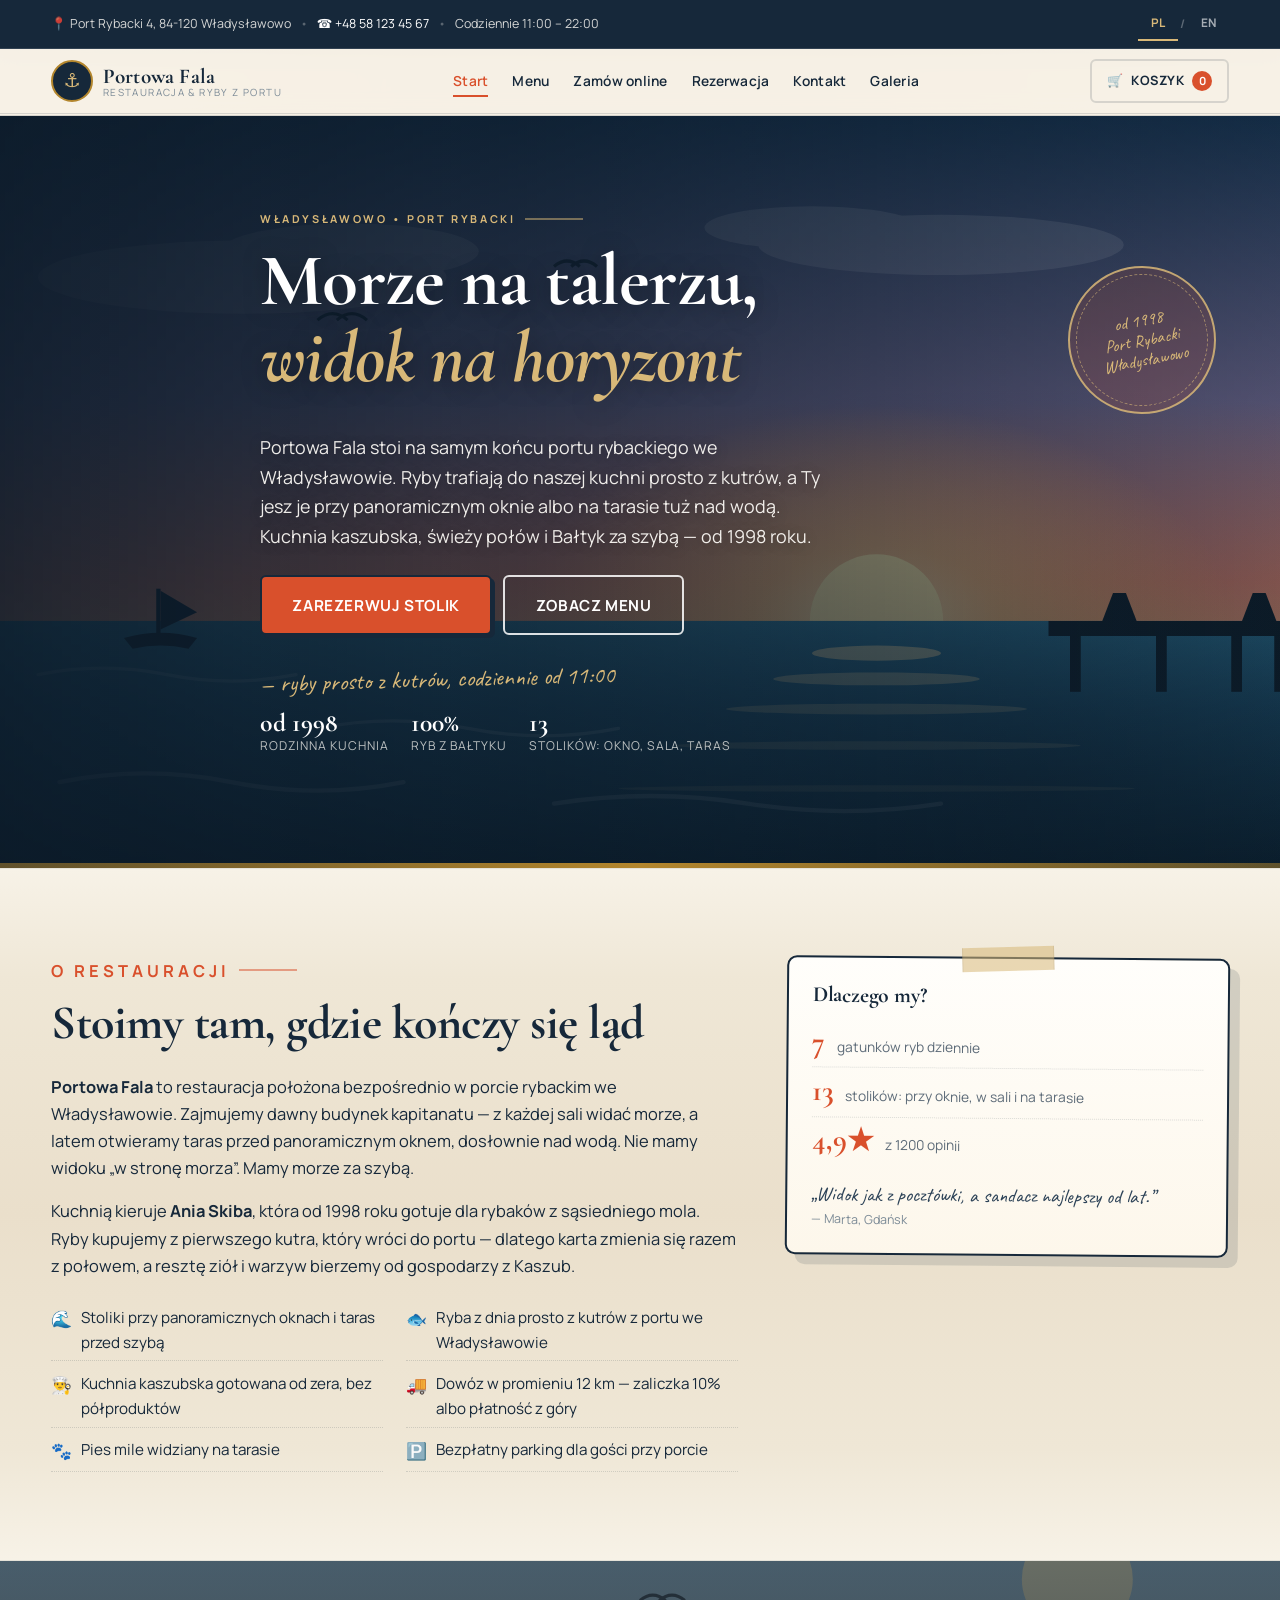
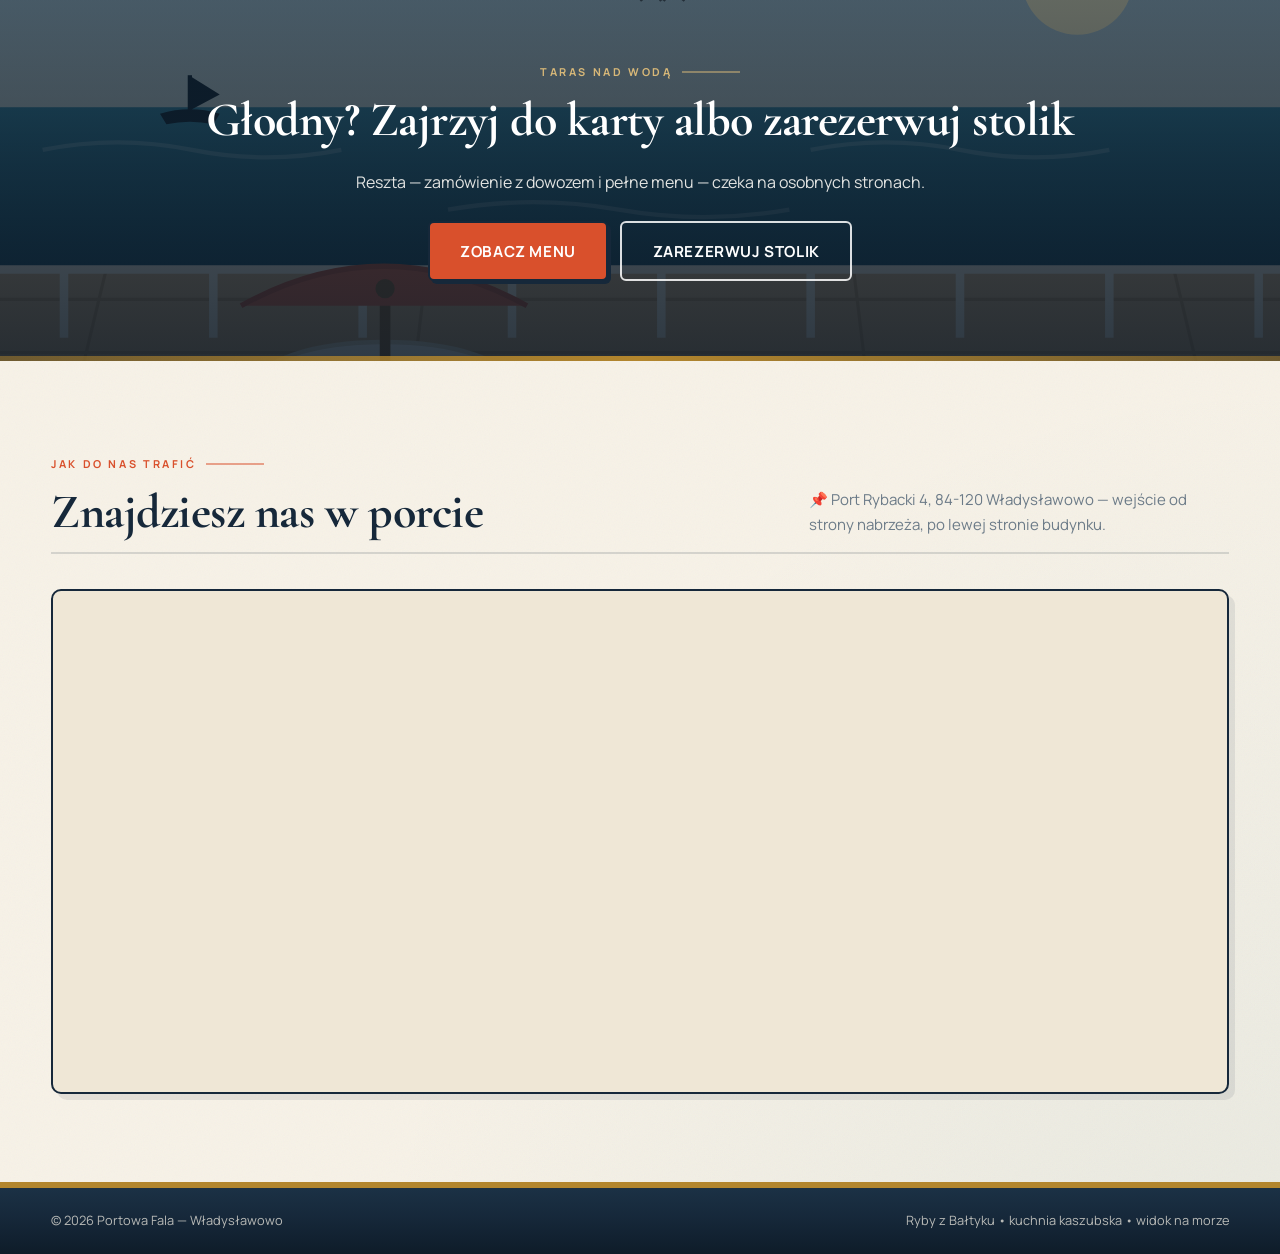
<file: index.html>
<!DOCTYPE html>
<html lang="pl">
<head>
  <meta charset="UTF-8" />
  <meta name="viewport" content="width=device-width, initial-scale=1.0, viewport-fit=cover" />
  <meta name="theme-color" content="#16283a" />
  <title>Portowa Fala — restauracja z widokiem na morze | Władysławowo</title>
  <meta name="description" content="Restauracja Portowa Fala w porcie rybackim we Władysławowie. Ryby prosto z kutrów, panoramiczne okna z widokiem na Bałtyk. Zobacz menu albo zarezerwuj stolik." />
  <link rel="preconnect" href="https://fonts.googleapis.com" />
  <link rel="preconnect" href="https://fonts.gstatic.com" crossorigin />
  <link href="https://fonts.googleapis.com/css2?family=Caveat:wght@400;600&family=Cormorant+Garamond:ital,wght@0,600;0,700;1,600&family=Manrope:wght@400;600;700&display=swap" rel="stylesheet" />
  <link rel="stylesheet" href="css/styles.css" />
</head>
<body>
  <div class="topbar">
    <div class="wrap topbar__inner">
      <div class="topbar__info">
        <span>📍 Port Rybacki 4, 84-120 Władysławowo</span>
        <span class="topbar__sep">•</span>
        <a href="tel:+48581234567">☎ +48 58 123 45 67</a>
        <span class="topbar__sep">•</span>
        <span>Codziennie 11:00 – 22:00</span>
      </div>
      <div class="lang" id="langSwitch" role="group" aria-label="Język / Language">
        <button class="lang__btn is-active" data-lang="pl" type="button">PL</button>
        <button class="lang__btn" data-lang="en" type="button">EN</button>
      </div>
    </div>
  </div>

  <header class="nav" id="nav">
    <div class="wrap nav__inner">
      <a href="index.html" class="brand">
        <span class="brand__mark" aria-hidden="true">⚓</span>
        <span class="brand__text">
          <strong>Portowa Fala</strong>
          <small>restauracja &amp; ryby z portu</small>
        </span>
      </a>
      <nav class="nav__links" id="navLinks">
        <a href="index.html" class="is-current">Start</a>
        <a href="menu.html">Menu</a>
        <a href="zamow.html">Zamów online</a>
        <a href="rezerwacja.html">Rezerwacja</a>
        <a href="kontakt.html">Kontakt</a>
        <a href="galeria.html">Galeria</a>
      </nav>
      <div class="nav__actions">
        <button class="btn btn--ghost cart-btn" id="cartBtn" type="button">
          🛒 <span class="cart-btn__label">Koszyk</span>
          <span class="badge" id="cartCount">0</span>
        </button>
        <button class="hamburger" id="hamburger" type="button" aria-label="Menu" aria-expanded="false">
          <span></span><span></span><span></span>
        </button>
      </div>
    </div>
  </header>

  <main>
<!-- HERO: opis restauracji + dwa przyciski -->
  <section class="hero hero--home">
    <img class="hero__photo" data-place="panorama" data-i18n-alt="Panorama Bałtyku widziana z tarasu restauracji Portowa Fala" alt="Panorama Bałtyku widziana z tarasu restauracji Portowa Fala" />
    <div class="hero__shade" aria-hidden="true"></div>
    <div class="stamp" aria-hidden="true">od 1998<br />Port Rybacki<br />Władysławowo</div>
    <div class="wrap hero__content">
      <p class="eyebrow eyebrow--light">Władysławowo • Port Rybacki</p>
      <h1>Morze na talerzu,<br /><span>widok na horyzont</span></h1>
      <p class="hero__lead">
        Portowa Fala stoi na samym końcu portu rybackiego we Władysławowie. Ryby trafiają do naszej
        kuchni prosto z kutrów, a Ty jesz je przy panoramicznym oknie albo na tarasie tuż nad wodą.
        Kuchnia kaszubska, świeży połów i Bałtyk za szybą — od 1998 roku.
      </p>
      <div class="hero__cta">
        <a class="btn btn--primary btn--big" href="rezerwacja.html">Zarezerwuj stolik</a>
        <a class="btn btn--outline btn--big" href="menu.html">Zobacz menu</a>
      </div>
      <p class="hand">— ryby prosto z kutrów, codziennie od 11:00</p>
      <ul class="hero__facts">
        <li><strong>od 1998</strong><span>rodzinna kuchnia</span></li>
        <li><strong>100%</strong><span>ryb z Bałtyku</span></li>
        <li><strong>13</strong><span>stolików: okno, sala, taras</span></li>
      </ul>
    </div>
  </section>

  <!-- O RESTAURACJI -->
  <section class="section section--sand" id="o-restauracji">
    <div class="wrap about">
      <div class="about__text">
        <p class="eyebrow">O restauracji</p>
        <h2>Stoimy tam, gdzie kończy się ląd</h2>
        <p data-i18n="about.p1">
          <strong>Portowa Fala</strong> to restauracja położona bezpośrednio w porcie rybackim we Władysławowie.
          Zajmujemy dawny budynek kapitanatu — z każdej sali widać morze, a latem otwieramy taras przed
          panoramicznym oknem, dosłownie nad wodą. Nie mamy widoku „w stronę morza”. Mamy morze za szybą.
        </p>
        <p data-i18n="about.p2">
          Kuchnią kieruje <strong>Ania Skiba</strong>, która od 1998 roku gotuje dla rybaków z sąsiedniego mola.
          Ryby kupujemy z pierwszego kutra, który wróci do portu — dlatego karta zmienia się razem z połowem,
          a resztę ziół i warzyw bierzemy od gospodarzy z Kaszub.
        </p>
        <ul class="about__list">
          <li><span>🌊</span> Stoliki przy panoramicznych oknach i taras przed szybą</li>
          <li><span>🐟</span> Ryba z dnia prosto z kutrów z portu we Władysławowie</li>
          <li><span>👨‍🍳</span> Kuchnia kaszubska gotowana od zera, bez półproduktów</li>
          <li><span>🚚</span> Dowóz w promieniu 12 km — zaliczka 10% albo płatność z góry</li>
          <li><span>🐾</span> Pies mile widziany na tarasie</li>
          <li><span>🅿️</span> Bezpłatny parking dla gości przy porcie</li>
        </ul>
      </div>
      <aside class="about__card">
        <h3>Dlaczego my?</h3>
        <div class="stat"><strong>7</strong><span>gatunków ryb dziennie</span></div>
        <div class="stat"><strong>13</strong><span>stolików: przy oknie, w sali i na tarasie</span></div>
        <div class="stat"><strong>4,9★</strong><span>z 1200 opinii</span></div>
        <blockquote>
          „Widok jak z pocztówki, a sandacz najlepszy od lat.”
          <cite>— Marta, Gdańsk</cite>
        </blockquote>
      </aside>
    </div>
  </section>

  <!-- PRZYCISKI na tle tarasu -->
  <section class="photo-band">
    <img class="photo-band__img" data-place="terrace"
         data-i18n-alt="Taras restauracji nad wodą" alt="Taras restauracji nad wodą" />
    <div class="photo-band__shade" aria-hidden="true"></div>
    <div class="wrap photo-band__content">
      <p class="eyebrow eyebrow--light">Taras nad wodą</p>
      <h2>Głodny? Zajrzyj do karty albo zarezerwuj stolik</h2>
      <p class="photo-band__lead">Reszta — zamówienie z dowozem i pełne menu — czeka na osobnych stronach.</p>
      <div class="actions-row actions-row--center">
        <a class="btn btn--primary btn--big" href="menu.html">Zobacz menu</a>
        <a class="btn btn--outline btn--big" href="rezerwacja.html">Zarezerwuj stolik</a>
      </div>
    </div>
  </section>

  <!-- MAPA -->
  <section class="section" id="mapa">
    <div class="wrap">
      <div class="section__head">
        <div>
          <p class="eyebrow">Jak do nas trafić</p>
          <h2>Znajdziesz nas w porcie</h2>
        </div>
        <p class="section__note">📌 Port Rybacki 4, 84-120 Władysławowo — wejście od strony nabrzeża, po lewej stronie budynku.</p>
      </div>
      <div class="map-embed map-embed--wide">
        <iframe data-map="port" title="Mapa — Portowa Fala, Port Rybacki 4, Władysławowo"
                data-i18n-title="Mapa — Portowa Fala, Port Rybacki 4, Władysławowo"
                loading="lazy" allowfullscreen referrerpolicy="no-referrer-when-downgrade"></iframe>
      </div>
    </div>
  </section>

  </main>

  <footer class="footer">
    <div class="wrap footer__inner">
      <span>© <span id="year"></span> Portowa Fala — Władysławowo</span>
      <span>Ryby z Bałtyku • kuchnia kaszubska • widok na morze</span>
    </div>
  </footer>

  <script src="js/test-agent.js" defer></script>
  <script src="js/i18n.js" defer></script>
  <script src="js/data.js" defer></script>
  <script src="js/place-images.js" defer></script>
  <script src="js/dish-images.js" defer></script>
  <script src="js/app.js" defer></script>
</body>
</html>
</file>
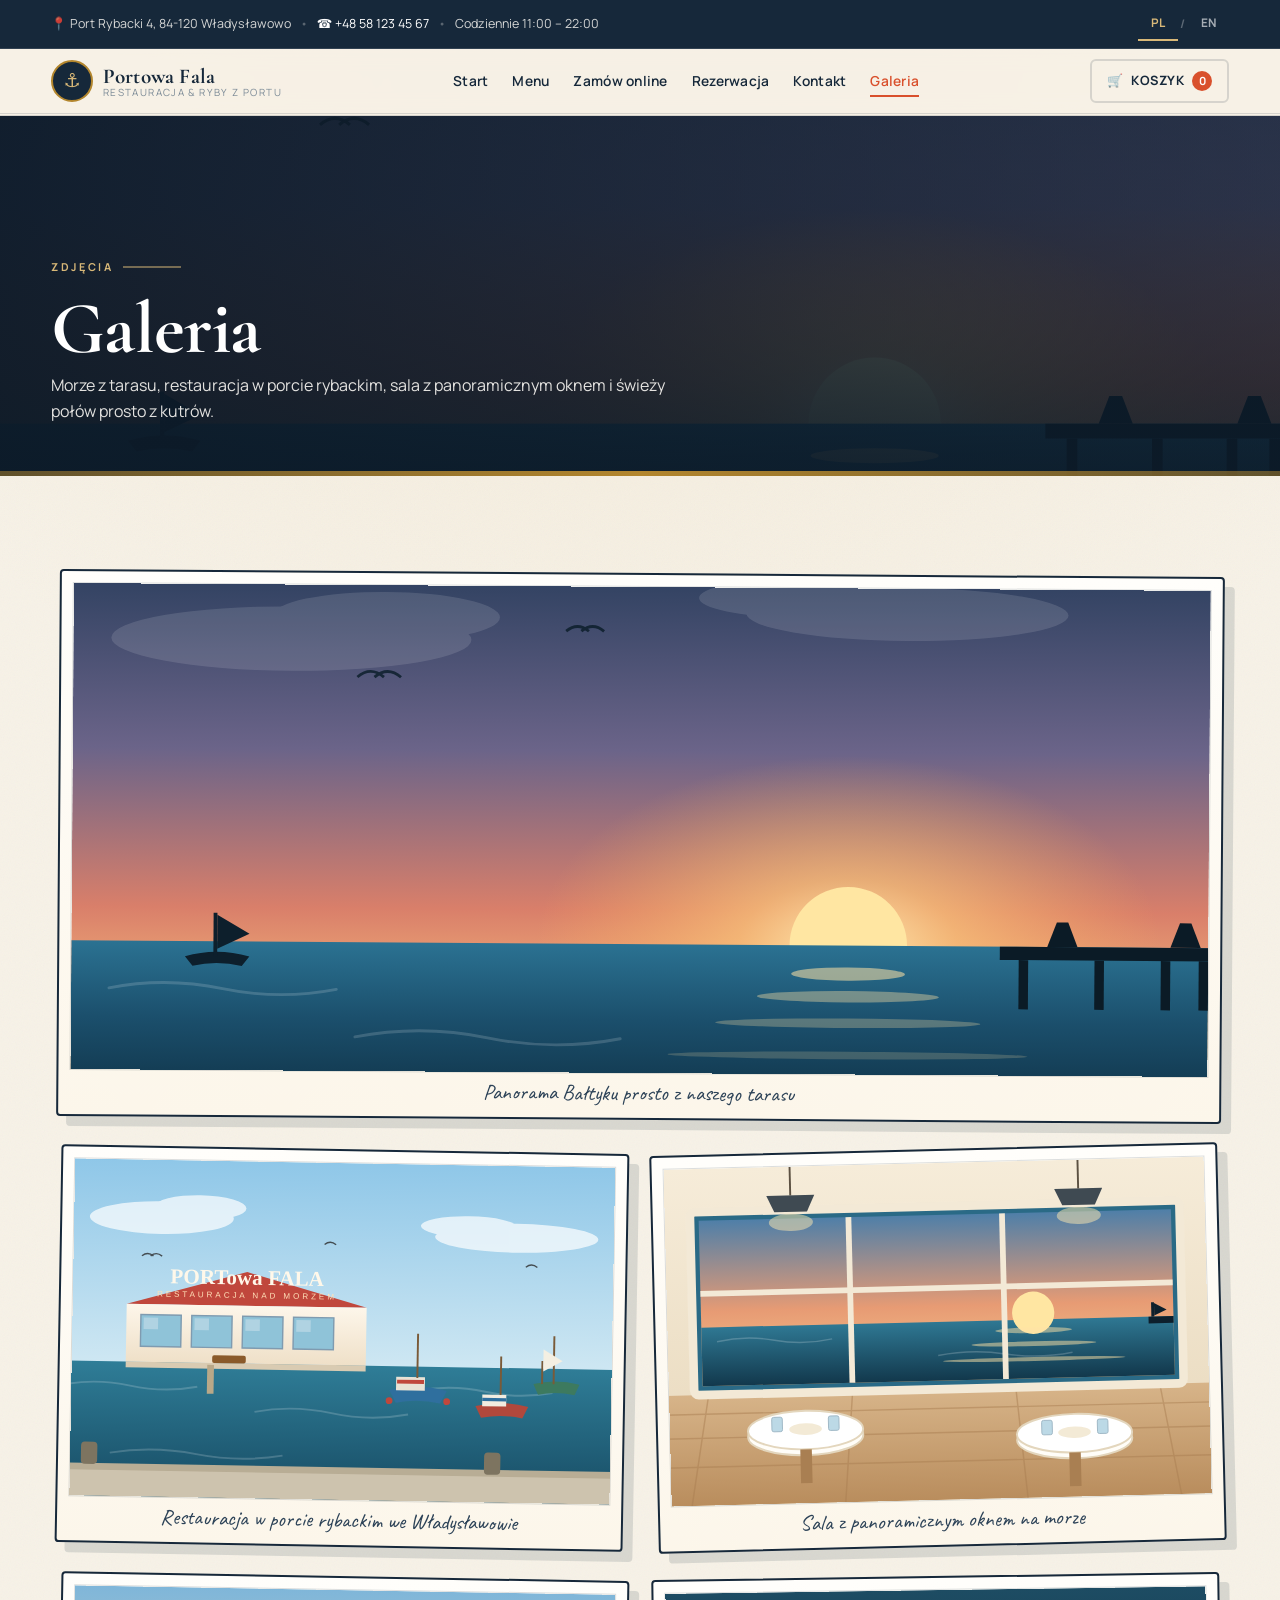
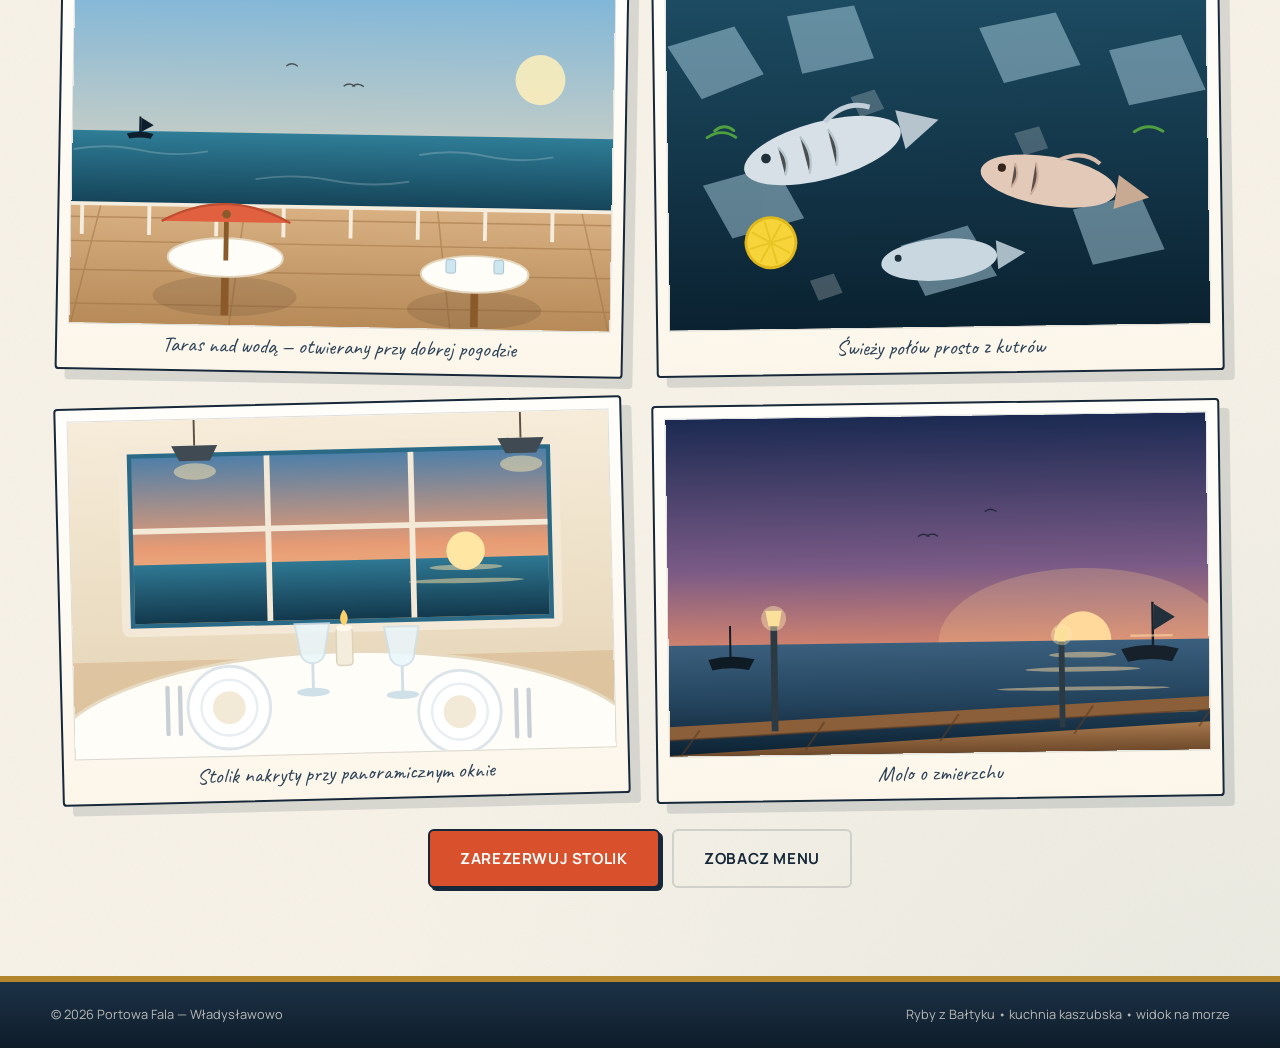
<file: galeria.html>
<!DOCTYPE html>
<html lang="pl">
<head>
  <meta charset="UTF-8" />
  <meta name="viewport" content="width=device-width, initial-scale=1.0, viewport-fit=cover" />
  <meta name="theme-color" content="#16283a" />
  <title>Galeria — Portowa Fala | Władysławowo</title>
  <meta name="description" content="Galeria restauracji Portowa Fala: panorama Bałtyku, port rybacki we Władysławowie, sala z panoramicznym oknem, taras nad wodą i świeży połów." />
  <link rel="preconnect" href="https://fonts.googleapis.com" />
  <link rel="preconnect" href="https://fonts.gstatic.com" crossorigin />
  <link href="https://fonts.googleapis.com/css2?family=Caveat:wght@400;600&family=Cormorant+Garamond:ital,wght@0,600;0,700;1,600&family=Manrope:wght@400;600;700&display=swap" rel="stylesheet" />
  <link rel="stylesheet" href="css/styles.css" />
</head>
<body>
  <div class="topbar">
    <div class="wrap topbar__inner">
      <div class="topbar__info">
        <span>📍 Port Rybacki 4, 84-120 Władysławowo</span>
        <span class="topbar__sep">•</span>
        <a href="tel:+48581234567">☎ +48 58 123 45 67</a>
        <span class="topbar__sep">•</span>
        <span>Codziennie 11:00 – 22:00</span>
      </div>
      <div class="lang" id="langSwitch" role="group" aria-label="Język / Language">
        <button class="lang__btn is-active" data-lang="pl" type="button">PL</button>
        <button class="lang__btn" data-lang="en" type="button">EN</button>
      </div>
    </div>
  </div>

  <header class="nav" id="nav">
    <div class="wrap nav__inner">
      <a href="index.html" class="brand">
        <span class="brand__mark" aria-hidden="true">⚓</span>
        <span class="brand__text">
          <strong>Portowa Fala</strong>
          <small>restauracja &amp; ryby z portu</small>
        </span>
      </a>
      <nav class="nav__links" id="navLinks">
        <a href="index.html">Start</a>
        <a href="menu.html">Menu</a>
        <a href="zamow.html">Zamów online</a>
        <a href="rezerwacja.html">Rezerwacja</a>
        <a href="kontakt.html">Kontakt</a>
        <a href="galeria.html" class="is-current">Galeria</a>
      </nav>
      <div class="nav__actions">
        <button class="btn btn--ghost cart-btn" id="cartBtn" type="button">
          🛒 <span class="cart-btn__label">Koszyk</span>
          <span class="badge" id="cartCount">0</span>
        </button>
        <button class="hamburger" id="hamburger" type="button" aria-label="Menu" aria-expanded="false">
          <span></span><span></span><span></span>
        </button>
      </div>
    </div>
  </header>

  <main>
<section class="page-hero page-hero--photo">
    <img class="page-hero__img" data-place="panorama"
         data-i18n-alt="Panorama morza z tarasu — zachód słońca nad Bałtykiem" alt="Panorama morza z tarasu — zachód słońca nad Bałtykiem" />
    <div class="page-hero__shade" aria-hidden="true"></div>
    <div class="wrap page-hero__content">
      <p class="eyebrow eyebrow--light">Zdjęcia</p>
      <h1>Galeria</h1>
      <p class="page-hero__lead">Morze z tarasu, restauracja w porcie rybackim, sala z panoramicznym oknem i świeży połów prosto z kutrów.</p>
    </div>
  </section>

  <section class="section">
    <div class="wrap">
      <div class="gallery">
        <figure class="gallery__item gallery__item--wide">
          <img data-place="panorama" data-i18n-alt="Panorama morza z tarasu — zachód słońca nad Bałtykiem" alt="Panorama morza z tarasu — zachód słońca nad Bałtykiem" />
          <figcaption>Panorama Bałtyku prosto z naszego tarasu</figcaption>
        </figure>
        <figure class="gallery__item">
          <img data-place="port" data-i18n-alt="Restauracja Portowa Fala w porcie rybackim we Władysławowie" alt="Restauracja Portowa Fala w porcie rybackim we Władysławowie" />
          <figcaption>Restauracja w porcie rybackim we Władysławowie</figcaption>
        </figure>
        <figure class="gallery__item">
          <img data-place="interior" data-i18n-alt="Sala restauracji z panoramicznym oknem na morze" alt="Sala restauracji z panoramicznym oknem na morze" />
          <figcaption>Sala z panoramicznym oknem na morze</figcaption>
        </figure>
        <figure class="gallery__item">
          <img data-place="terrace" data-i18n-alt="Taras restauracji nad wodą" alt="Taras restauracji nad wodą" />
          <figcaption>Taras nad wodą — otwierany przy dobrej pogodzie</figcaption>
        </figure>
        <figure class="gallery__item">
          <img data-place="catch" data-i18n-alt="Świeży połów z kutrów na lodzie" alt="Świeży połów z kutrów na lodzie" />
          <figcaption>Świeży połów prosto z kutrów</figcaption>
        </figure>
        <figure class="gallery__item">
          <img data-place="table" data-i18n-alt="Stolik nakryty przy panoramicznym oknie" alt="Stolik nakryty przy panoramicznym oknie" />
          <figcaption>Stolik nakryty przy panoramicznym oknie</figcaption>
        </figure>
        <figure class="gallery__item">
          <img data-place="molo" data-i18n-alt="Molo rybackie o zmierzchu" alt="Molo rybackie o zmierzchu" />
          <figcaption>Molo o zmierzchu</figcaption>
        </figure>
      </div>

      <div class="actions-row actions-row--center menu-actions">
        <a class="btn btn--primary btn--big" href="rezerwacja.html">Zarezerwuj stolik</a>
        <a class="btn btn--ghost btn--big" href="menu.html">Zobacz menu</a>
      </div>
    </div>
  </section>

  </main>

  <footer class="footer">
    <div class="wrap footer__inner">
      <span>© <span id="year"></span> Portowa Fala — Władysławowo</span>
      <span>Ryby z Bałtyku • kuchnia kaszubska • widok na morze</span>
    </div>
  </footer>

  <script src="js/i18n.js" defer></script>
  <script src="js/data.js" defer></script>
  <script src="js/place-images.js" defer></script>
  <script src="js/dish-images.js" defer></script>
  <script src="js/app.js" defer></script>
</body>
</html>
</file>
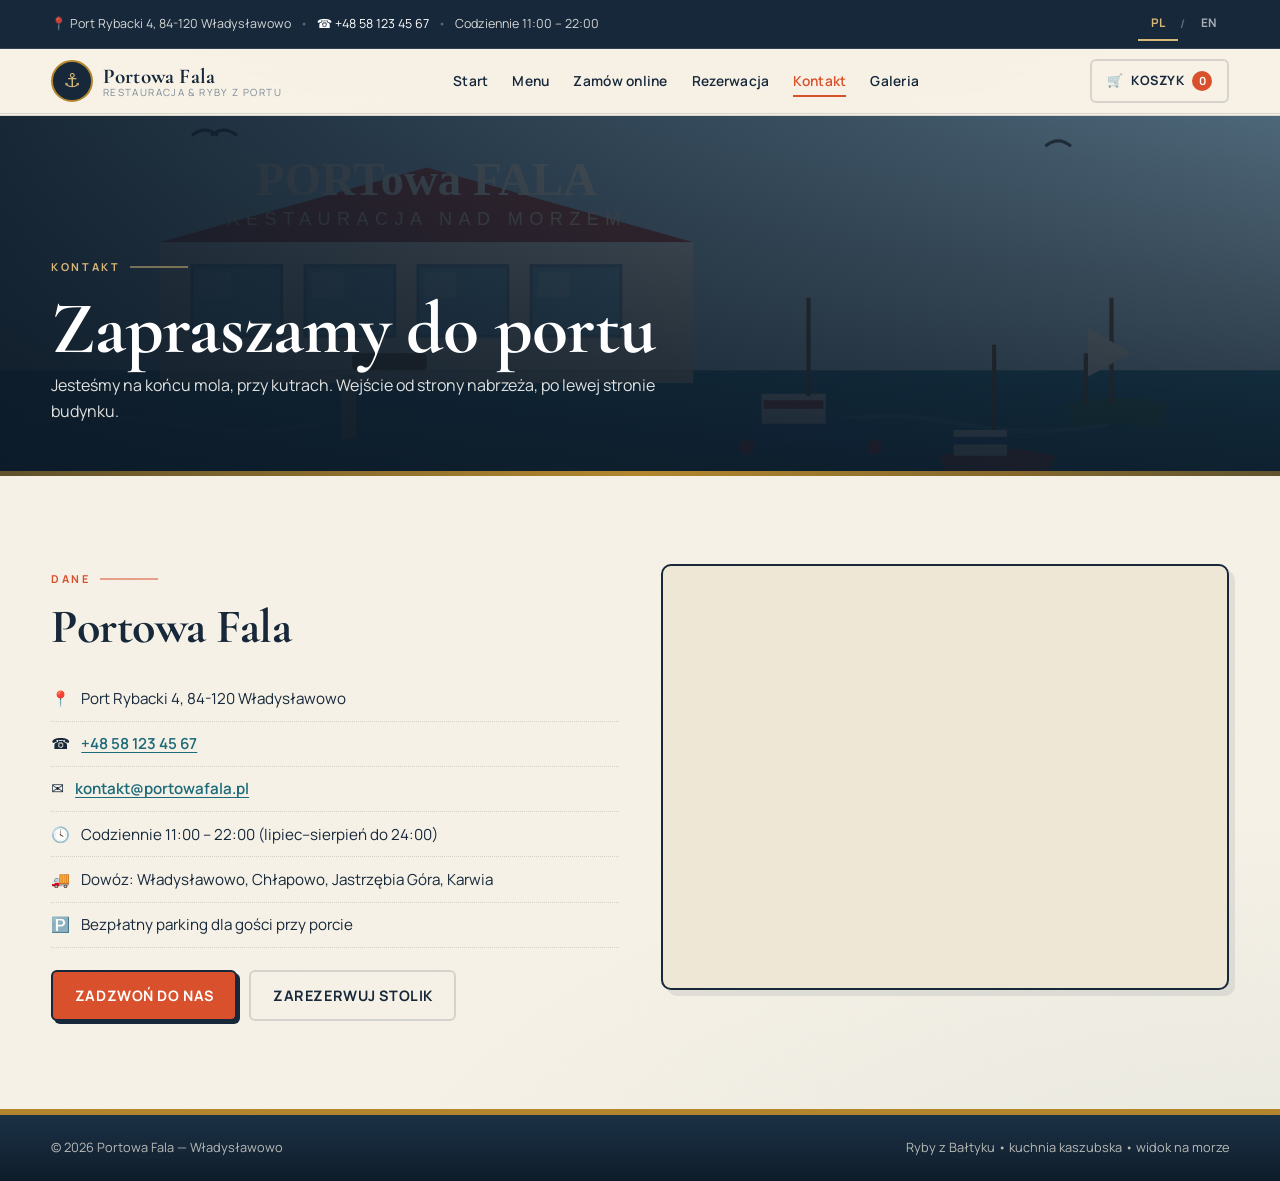
<file: kontakt.html>
<!DOCTYPE html>
<html lang="pl">
<head>
  <meta charset="UTF-8" />
  <meta name="viewport" content="width=device-width, initial-scale=1.0, viewport-fit=cover" />
  <meta name="theme-color" content="#16283a" />
  <title>Kontakt — Portowa Fala | Władysławowo</title>
  <meta name="description" content="Kontakt do restauracji Portowa Fala w porcie rybackim we Władysławowie. Adres, telefon, godziny otwarcia i zasięg dowozu." />
  <link rel="preconnect" href="https://fonts.googleapis.com" />
  <link rel="preconnect" href="https://fonts.gstatic.com" crossorigin />
  <link href="https://fonts.googleapis.com/css2?family=Caveat:wght@400;600&family=Cormorant+Garamond:ital,wght@0,600;0,700;1,600&family=Manrope:wght@400;600;700&display=swap" rel="stylesheet" />
  <link rel="stylesheet" href="css/styles.css" />
</head>
<body>
  <div class="topbar">
    <div class="wrap topbar__inner">
      <div class="topbar__info">
        <span>📍 Port Rybacki 4, 84-120 Władysławowo</span>
        <span class="topbar__sep">•</span>
        <a href="tel:+48581234567">☎ +48 58 123 45 67</a>
        <span class="topbar__sep">•</span>
        <span>Codziennie 11:00 – 22:00</span>
      </div>
      <div class="lang" id="langSwitch" role="group" aria-label="Język / Language">
        <button class="lang__btn is-active" data-lang="pl" type="button">PL</button>
        <button class="lang__btn" data-lang="en" type="button">EN</button>
      </div>
    </div>
  </div>

  <header class="nav" id="nav">
    <div class="wrap nav__inner">
      <a href="index.html" class="brand">
        <span class="brand__mark" aria-hidden="true">⚓</span>
        <span class="brand__text">
          <strong>Portowa Fala</strong>
          <small>restauracja &amp; ryby z portu</small>
        </span>
      </a>
      <nav class="nav__links" id="navLinks">
        <a href="index.html">Start</a>
        <a href="menu.html">Menu</a>
        <a href="zamow.html">Zamów online</a>
        <a href="rezerwacja.html">Rezerwacja</a>
        <a href="kontakt.html" class="is-current">Kontakt</a>
        <a href="galeria.html">Galeria</a>
      </nav>
      <div class="nav__actions">
        <button class="btn btn--ghost cart-btn" id="cartBtn" type="button">
          🛒 <span class="cart-btn__label">Koszyk</span>
          <span class="badge" id="cartCount">0</span>
        </button>
        <button class="hamburger" id="hamburger" type="button" aria-label="Menu" aria-expanded="false">
          <span></span><span></span><span></span>
        </button>
      </div>
    </div>
  </header>

  <main>
<section class="page-hero page-hero--photo">
    <img class="page-hero__img" data-place="port" data-i18n-alt="Restauracja Portowa Fala w porcie rybackim" alt="Restauracja Portowa Fala w porcie rybackim" />
    <div class="page-hero__shade" aria-hidden="true"></div>
    <div class="wrap page-hero__content">
      <p class="eyebrow eyebrow--light">Kontakt</p>
      <h1>Zapraszamy do portu</h1>
      <p class="page-hero__lead">Jesteśmy na końcu mola, przy kutrach. Wejście od strony nabrzeża, po lewej stronie budynku.</p>
    </div>
  </section>

  <section class="section">
    <div class="wrap contact contact--light">
      <div>
        <p class="eyebrow">Dane</p>
        <h2>Portowa Fala</h2>
        <ul class="contact__list">
          <li><span>📍</span> Port Rybacki 4, 84-120 Władysławowo</li>
          <li><span>☎</span> <a href="tel:+48581234567">+48 58 123 45 67</a></li>
          <li><span>✉</span> <a href="mailto:kontakt@portowafala.pl">kontakt@portowafala.pl</a></li>
          <li><span>🕓</span> Codziennie 11:00 – 22:00 (lipiec–sierpień do 24:00)</li>
          <li><span>🚚</span> Dowóz: Władysławowo, Chłapowo, Jastrzębia Góra, Karwia</li>
          <li><span>🅿️</span> Bezpłatny parking dla gości przy porcie</li>
        </ul>
        <div class="actions-row contact__actions">
          <a class="btn btn--primary" href="tel:+48581234567">Zadzwoń do nas</a>
          <a class="btn btn--ghost" href="rezerwacja.html">Zarezerwuj stolik</a>
        </div>
      </div>
      <div class="map-embed">
        <iframe data-map="port" title="Mapa — Portowa Fala, Port Rybacki 4, Władysławowo"
                data-i18n-title="Mapa — Portowa Fala, Port Rybacki 4, Władysławowo"
                loading="lazy" allowfullscreen referrerpolicy="no-referrer-when-downgrade"></iframe>
      </div>
    </div>
  </section>

  </main>

  <footer class="footer">
    <div class="wrap footer__inner">
      <span>© <span id="year"></span> Portowa Fala — Władysławowo</span>
      <span>Ryby z Bałtyku • kuchnia kaszubska • widok na morze</span>
    </div>
  </footer>

  <script src="js/i18n.js" defer></script>
  <script src="js/data.js" defer></script>
  <script src="js/place-images.js" defer></script>
  <script src="js/dish-images.js" defer></script>
  <script src="js/app.js" defer></script>
</body>
</html>
</file>
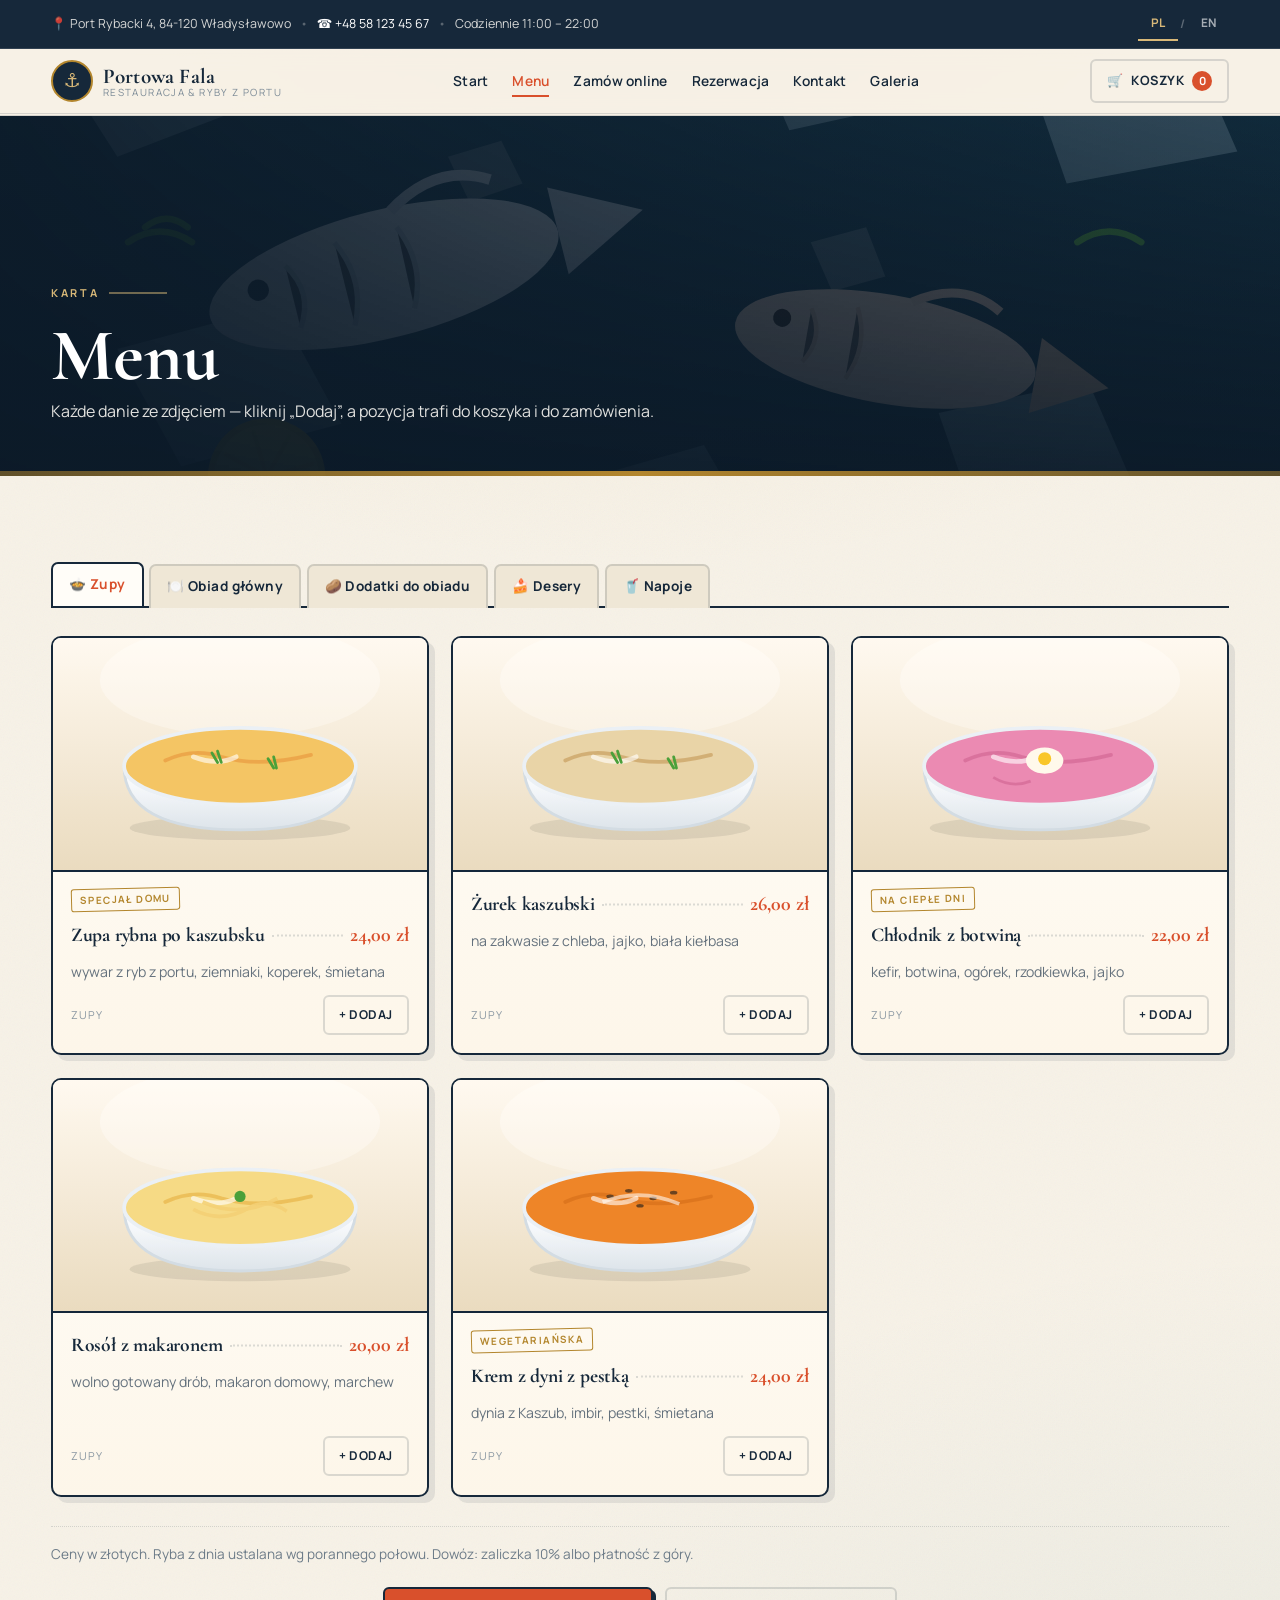
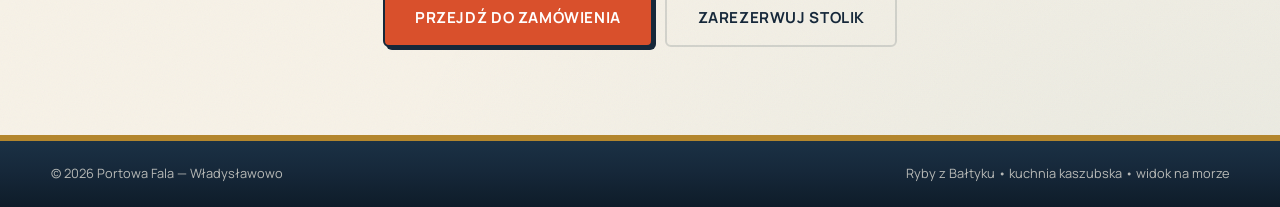
<file: menu.html>
<!DOCTYPE html>
<html lang="pl">
<head>
  <meta charset="UTF-8" />
  <meta name="viewport" content="width=device-width, initial-scale=1.0, viewport-fit=cover" />
  <meta name="theme-color" content="#16283a" />
  <title>Menu — Portowa Fala | Władysławowo</title>
  <meta name="description" content="Pełne menu restauracji Portowa Fala: zupy, obiady główne, dodatki, desery i napoje. Każde danie ze zdjęciem, gotowe do zamówienia online." />
  <link rel="preconnect" href="https://fonts.googleapis.com" />
  <link rel="preconnect" href="https://fonts.gstatic.com" crossorigin />
  <link href="https://fonts.googleapis.com/css2?family=Caveat:wght@400;600&family=Cormorant+Garamond:ital,wght@0,600;0,700;1,600&family=Manrope:wght@400;600;700&display=swap" rel="stylesheet" />
  <link rel="stylesheet" href="css/styles.css" />
</head>
<body>
  <div class="topbar">
    <div class="wrap topbar__inner">
      <div class="topbar__info">
        <span>📍 Port Rybacki 4, 84-120 Władysławowo</span>
        <span class="topbar__sep">•</span>
        <a href="tel:+48581234567">☎ +48 58 123 45 67</a>
        <span class="topbar__sep">•</span>
        <span>Codziennie 11:00 – 22:00</span>
      </div>
      <div class="lang" id="langSwitch" role="group" aria-label="Język / Language">
        <button class="lang__btn is-active" data-lang="pl" type="button">PL</button>
        <button class="lang__btn" data-lang="en" type="button">EN</button>
      </div>
    </div>
  </div>

  <header class="nav" id="nav">
    <div class="wrap nav__inner">
      <a href="index.html" class="brand">
        <span class="brand__mark" aria-hidden="true">⚓</span>
        <span class="brand__text">
          <strong>Portowa Fala</strong>
          <small>restauracja &amp; ryby z portu</small>
        </span>
      </a>
      <nav class="nav__links" id="navLinks">
        <a href="index.html">Start</a>
        <a href="menu.html" class="is-current">Menu</a>
        <a href="zamow.html">Zamów online</a>
        <a href="rezerwacja.html">Rezerwacja</a>
        <a href="kontakt.html">Kontakt</a>
        <a href="galeria.html">Galeria</a>
      </nav>
      <div class="nav__actions">
        <button class="btn btn--ghost cart-btn" id="cartBtn" type="button">
          🛒 <span class="cart-btn__label">Koszyk</span>
          <span class="badge" id="cartCount">0</span>
        </button>
        <button class="hamburger" id="hamburger" type="button" aria-label="Menu" aria-expanded="false">
          <span></span><span></span><span></span>
        </button>
      </div>
    </div>
  </header>

  <main>
<section class="page-hero page-hero--photo">
    <img class="page-hero__img" data-place="catch"
         data-i18n-alt="Świeże ryby z portu na lodzie" alt="Świeże ryby z portu na lodzie" />
    <div class="page-hero__shade" aria-hidden="true"></div>
    <div class="wrap page-hero__content">
      <p class="eyebrow eyebrow--light">Karta</p>
      <h1>Menu</h1>
      <p class="page-hero__lead">Każde danie ze zdjęciem — kliknij „Dodaj”, a pozycja trafi do koszyka i do zamówienia.</p>
    </div>
  </section>

  <section class="section">
    <div class="wrap">
      <div class="tabs" id="menuTabs" role="tablist" aria-label="Kategorie menu">
        <button class="tab is-active" data-cat="zupy" role="tab" type="button">🍲 Zupy</button>
        <button class="tab" data-cat="obiad" role="tab" type="button">🍽️ Obiad główny</button>
        <button class="tab" data-cat="dodatki" role="tab" type="button">🥔 Dodatki do obiadu</button>
        <button class="tab" data-cat="desery" role="tab" type="button">🍰 Desery</button>
        <button class="tab" data-cat="napoje" role="tab" type="button">🥤 Napoje</button>
      </div>

      <div class="menu-grid" id="menuGrid" aria-live="polite"></div>

      <p class="menu-note muted">Ceny w złotych. Ryba z dnia ustalana wg porannego połowu. Dowóz: zaliczka 10% albo płatność z góry.</p>

      <div class="actions-row actions-row--center menu-actions">
        <a class="btn btn--primary btn--big" href="zamow.html">Przejdź do zamówienia</a>
        <a class="btn btn--ghost btn--big" href="rezerwacja.html">Zarezerwuj stolik</a>
      </div>
    </div>
  </section>

  </main>

  <footer class="footer">
    <div class="wrap footer__inner">
      <span>© <span id="year"></span> Portowa Fala — Władysławowo</span>
      <span>Ryby z Bałtyku • kuchnia kaszubska • widok na morze</span>
    </div>
  </footer>

  <script src="js/i18n.js" defer></script>
  <script src="js/data.js" defer></script>
  <script src="js/place-images.js" defer></script>
  <script src="js/dish-images.js" defer></script>
  <script src="js/app.js" defer></script>
</body>
</html>
</file>
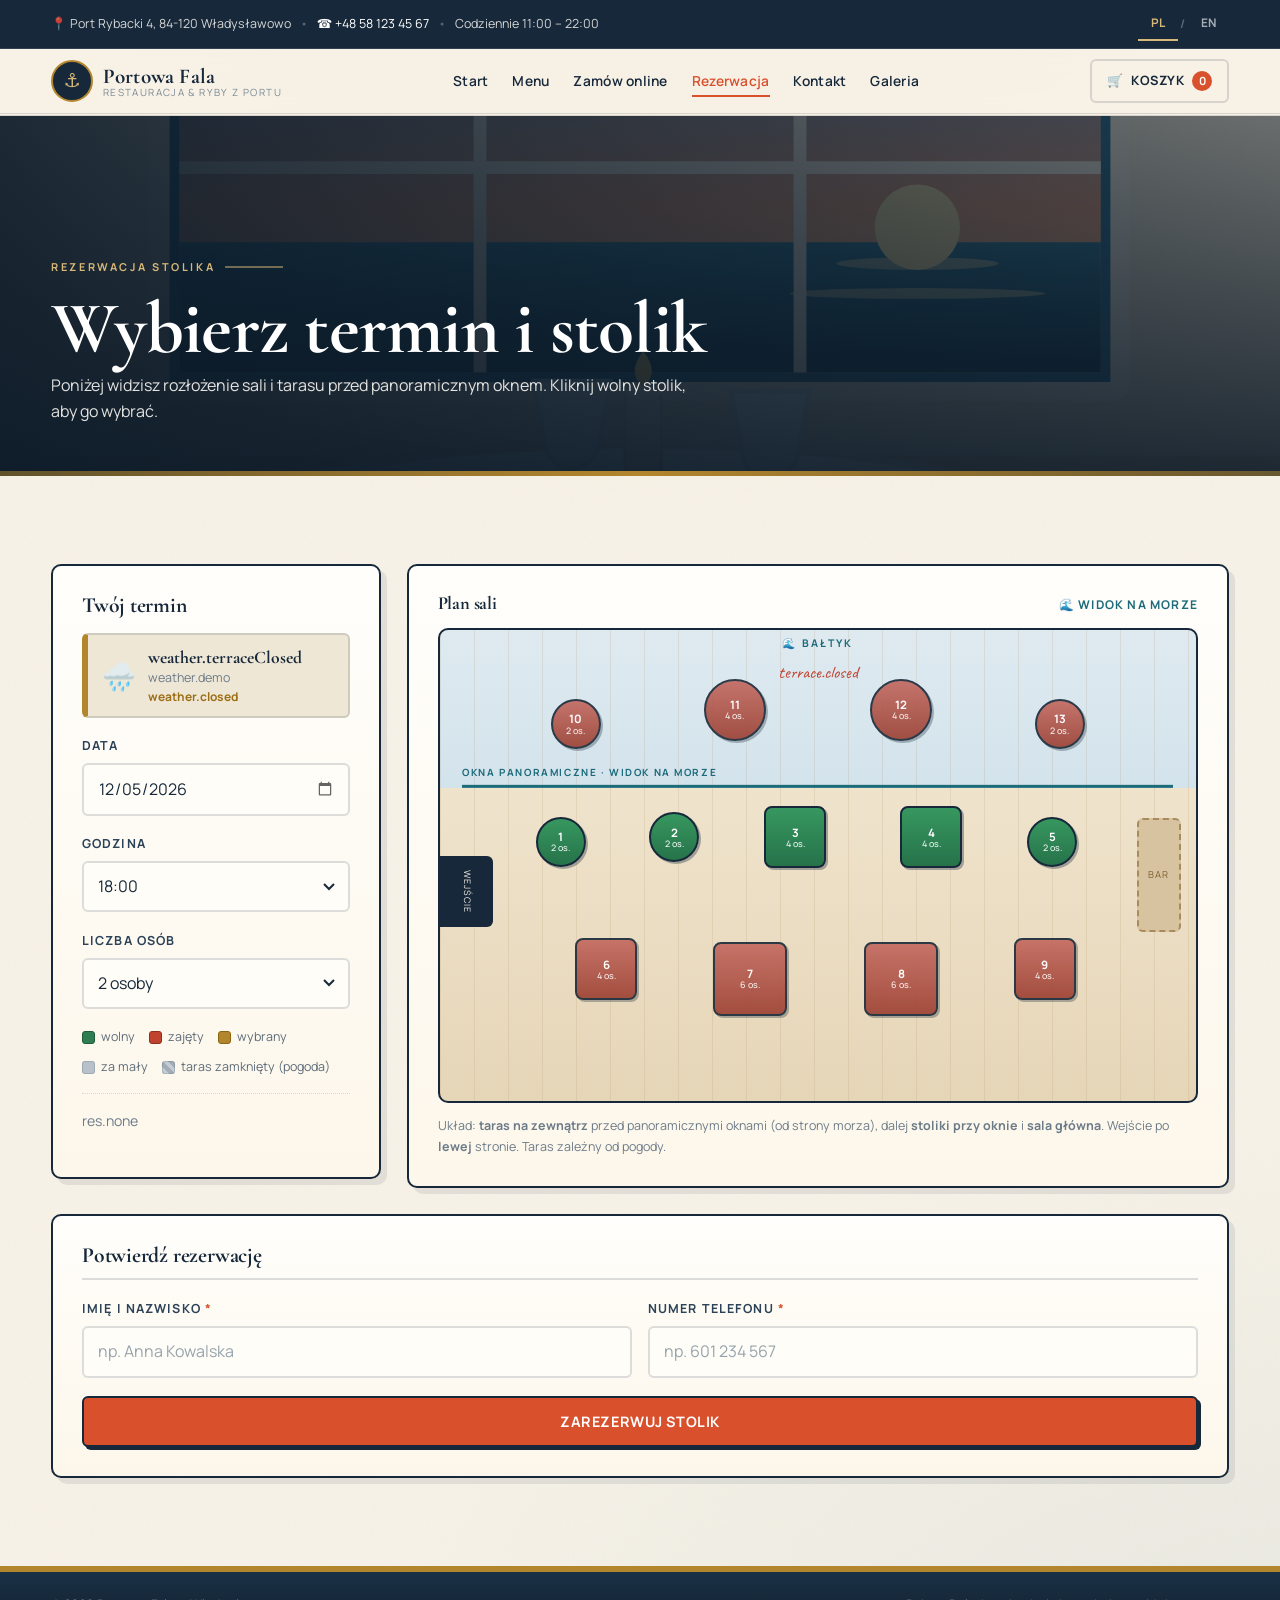
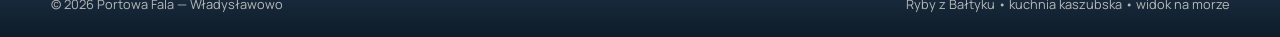
<file: rezerwacja.html>
<!DOCTYPE html>
<html lang="pl">
<head>
  <meta charset="UTF-8" />
  <meta name="viewport" content="width=device-width, initial-scale=1.0, viewport-fit=cover" />
  <meta name="theme-color" content="#16283a" />
  <title>Rezerwacja stolika — Portowa Fala | Władysławowo</title>
  <meta name="description" content="Zarezerwuj stolik w restauracji Portowa Fala z widokiem na morze. Podgląd rozłożenia sali i tarasu, stoliki na zewnątrz zależne od pogody." />
  <link rel="preconnect" href="https://fonts.googleapis.com" />
  <link rel="preconnect" href="https://fonts.gstatic.com" crossorigin />
  <link href="https://fonts.googleapis.com/css2?family=Caveat:wght@400;600&family=Cormorant+Garamond:ital,wght@0,600;0,700;1,600&family=Manrope:wght@400;600;700&display=swap" rel="stylesheet" />
  <link rel="stylesheet" href="css/styles.css" />
</head>
<body>
  <div class="topbar">
    <div class="wrap topbar__inner">
      <div class="topbar__info">
        <span>📍 Port Rybacki 4, 84-120 Władysławowo</span>
        <span class="topbar__sep">•</span>
        <a href="tel:+48581234567">☎ +48 58 123 45 67</a>
        <span class="topbar__sep">•</span>
        <span>Codziennie 11:00 – 22:00</span>
      </div>
      <div class="lang" id="langSwitch" role="group" aria-label="Język / Language">
        <button class="lang__btn is-active" data-lang="pl" type="button">PL</button>
        <button class="lang__btn" data-lang="en" type="button">EN</button>
      </div>
    </div>
  </div>

  <header class="nav" id="nav">
    <div class="wrap nav__inner">
      <a href="index.html" class="brand">
        <span class="brand__mark" aria-hidden="true">⚓</span>
        <span class="brand__text">
          <strong>Portowa Fala</strong>
          <small>restauracja &amp; ryby z portu</small>
        </span>
      </a>
      <nav class="nav__links" id="navLinks">
        <a href="index.html">Start</a>
        <a href="menu.html">Menu</a>
        <a href="zamow.html">Zamów online</a>
        <a href="rezerwacja.html" class="is-current">Rezerwacja</a>
        <a href="kontakt.html">Kontakt</a>
        <a href="galeria.html">Galeria</a>
      </nav>
      <div class="nav__actions">
        <button class="btn btn--ghost cart-btn" id="cartBtn" type="button">
          🛒 <span class="cart-btn__label">Koszyk</span>
          <span class="badge" id="cartCount">0</span>
        </button>
        <button class="hamburger" id="hamburger" type="button" aria-label="Menu" aria-expanded="false">
          <span></span><span></span><span></span>
        </button>
      </div>
    </div>
  </header>

  <main>
<section class="page-hero page-hero--photo">
    <img class="page-hero__img" data-place="table"
         data-i18n-alt="Nakryty stolik przy oknie z widokiem na morze" alt="Nakryty stolik przy oknie z widokiem na morze" />
    <div class="page-hero__shade" aria-hidden="true"></div>
    <div class="wrap page-hero__content">
      <p class="eyebrow eyebrow--light">Rezerwacja stolika</p>
      <h1>Wybierz termin i stolik</h1>
      <p class="page-hero__lead">Poniżej widzisz rozłożenie sali i tarasu przed panoramicznym oknem. Kliknij wolny stolik, aby go wybrać.</p>
    </div>
  </section>

  <section class="section">
    <div class="wrap">
      <div class="res">
        <div class="res__controls card">
          <h3>Twój termin</h3>

          <div class="weather" id="weatherBox">
            <span class="weather__icon" id="weatherIcon">⏳</span>
            <div class="weather__info">
              <strong id="weatherTemp">Sprawdzam pogodę…</strong>
              <span id="weatherDesc">Władysławowo — warunki na tarasie</span>
              <small id="weatherSeats"></small>
            </div>
          </div>

          <div class="field">
            <label for="resDate">Data</label>
            <input id="resDate" type="date" />
          </div>
          <div class="field">
            <label for="resTime">Godzina</label>
            <select id="resTime"></select>
          </div>
          <div class="field">
            <label for="resGuests">Liczba osób</label>
            <select id="resGuests">
              <option value="1">1 osoba</option>
              <option value="2" selected>2 osoby</option>
              <option value="3">3 osoby</option>
              <option value="4">4 osoby</option>
              <option value="5">5 osób</option>
              <option value="6">6 osób</option>
              <option value="8">8 osób</option>
            </select>
          </div>

          <div class="legend">
            <span><i class="dot dot--free"></i> wolny</span>
            <span><i class="dot dot--taken"></i> zajęty</span>
            <span><i class="dot dot--sel"></i> wybrany</span>
            <span><i class="dot dot--small"></i> za mały</span>
            <span><i class="dot dot--weather"></i> taras zamknięty (pogoda)</span>
          </div>

          <div class="res__picked" id="resPicked">
            <p class="muted">Nie wybrano jeszcze stolika.</p>
          </div>
        </div>

        <div class="res__map card">
          <div class="res__map-head">
            <h3>Plan sali</h3>
            <span class="res__sea-label">🌊 widok na morze</span>
          </div>
          <div class="floor-scroll">
          <div class="floor" id="floor" role="group" aria-label="Plan sali i tarasu z stolikami">
            <div class="floor__sea">🌊 Bałtyk</div>
            <div class="floor__terrace" id="terraceLabel">☀️ TARAS na zewnątrz — przed oknem panoramicznym</div>
            <div class="floor__window">okna panoramiczne · widok na morze</div>
            <div class="floor__bar">bar</div>
            <div class="floor__entry">wejście</div>
            <!-- stoliki generowane w JS -->
          </div>
          </div>
          <p class="floor__hint" data-i18n="res.floorHint">Układ: <b>taras na zewnątrz</b> przed panoramicznymi oknami (od strony morza), dalej <b>stoliki przy oknie</b> i <b>sala główna</b>. Wejście po <b>lewej</b> stronie. Taras zależny od pogody.</p>
        </div>
      </div>

      <form class="card form res__form" id="resForm" novalidate>
        <h3>Potwierdź rezerwację</h3>
        <div class="res__form-grid">
          <div class="field">
            <label for="resName">Imię i nazwisko <span class="req">*</span></label>
            <input id="resName" type="text" placeholder="np. Anna Kowalska" data-i18n-placeholder="np. Anna Kowalska" required />
            <small class="err" data-err="resName"></small>
          </div>
          <div class="field">
            <label for="resPhone">Numer telefonu <span class="req">*</span></label>
            <input id="resPhone" type="tel" inputmode="tel" placeholder="np. 601 234 567" data-i18n-placeholder="np. 601 234 567" required />
            <small class="err" data-err="resPhone"></small>
          </div>
        </div>
        <div class="res__form-summary" id="resFormSummary"></div>
        <button class="btn btn--primary btn--block" type="submit">Zarezerwuj stolik</button>
      </form>
    </div>
  </section>

  </main>

  <footer class="footer">
    <div class="wrap footer__inner">
      <span>© <span id="year"></span> Portowa Fala — Władysławowo</span>
      <span>Ryby z Bałtyku • kuchnia kaszubska • widok na morze</span>
    </div>
  </footer>

  <script src="js/i18n.js" defer></script>
  <script src="js/data.js" defer></script>
  <script src="js/place-images.js" defer></script>
  <script src="js/dish-images.js" defer></script>
  <script src="js/app.js" defer></script>
</body>
</html>
</file>
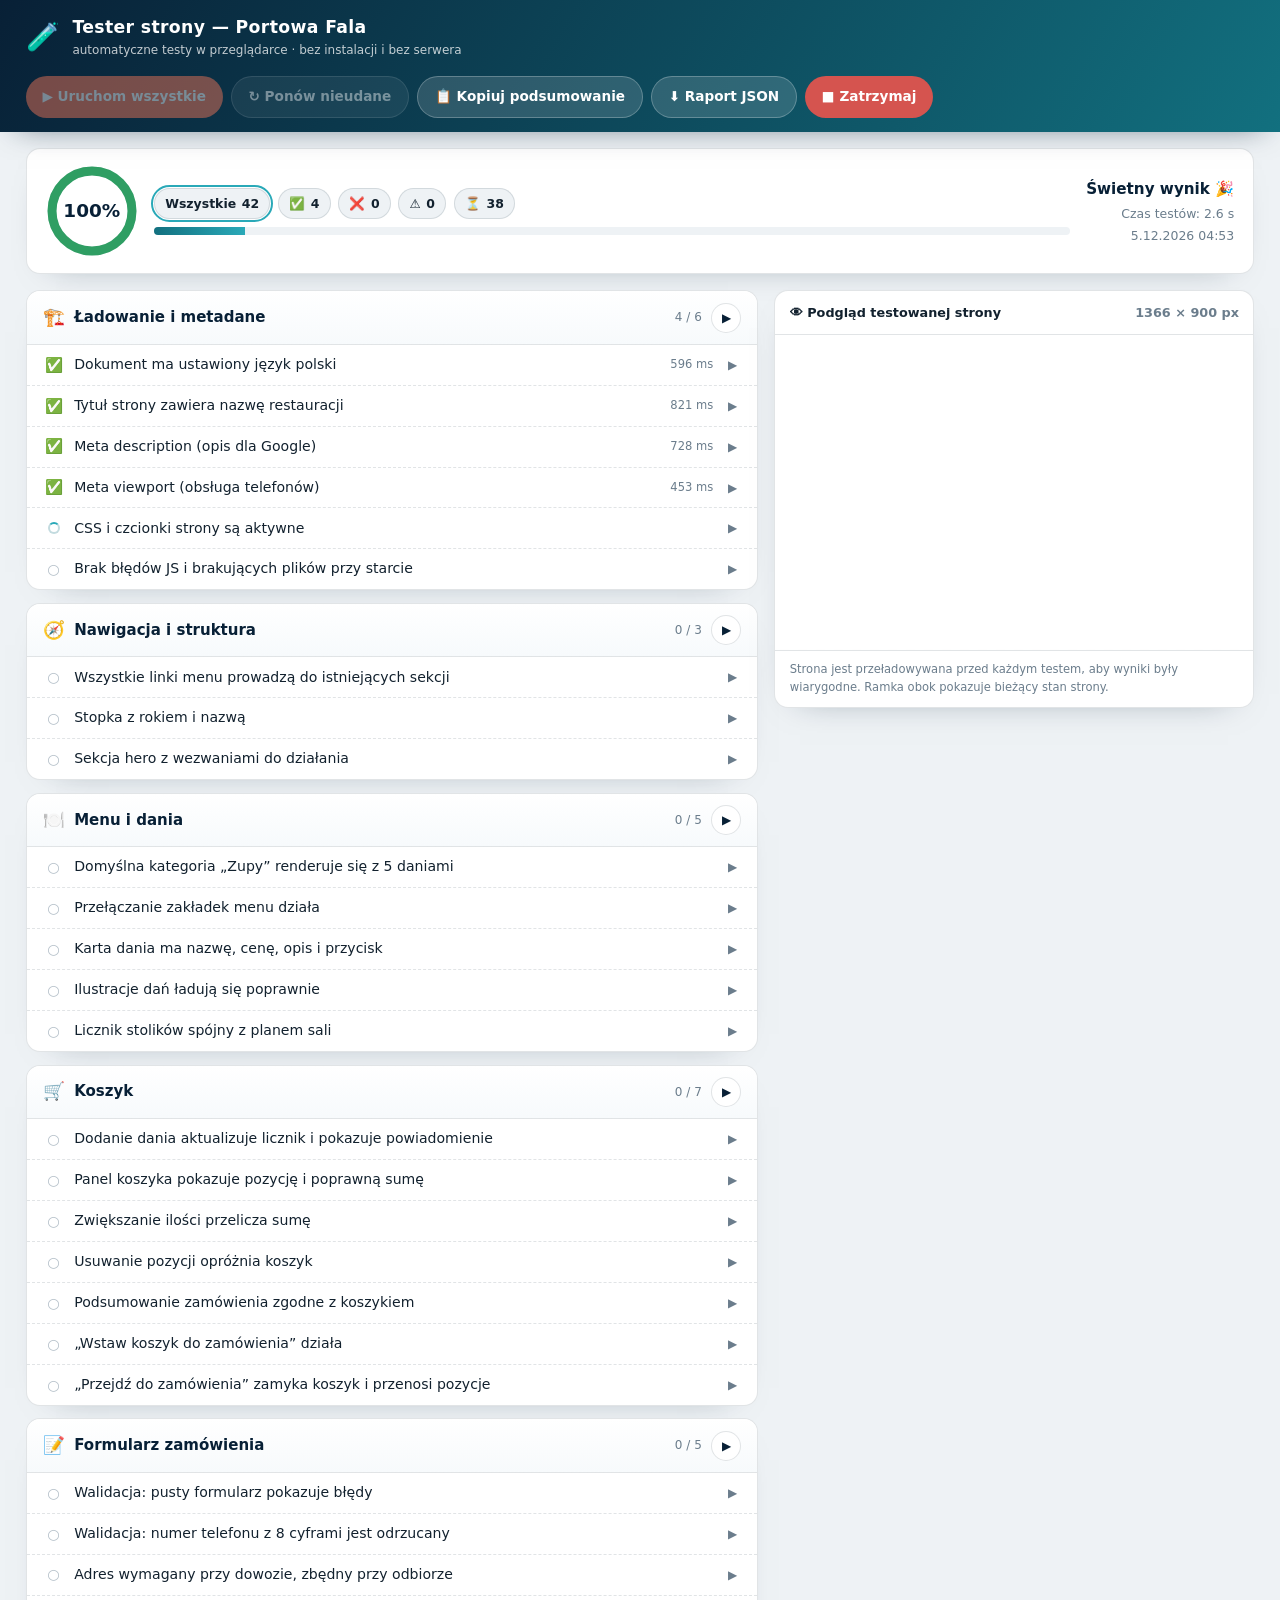
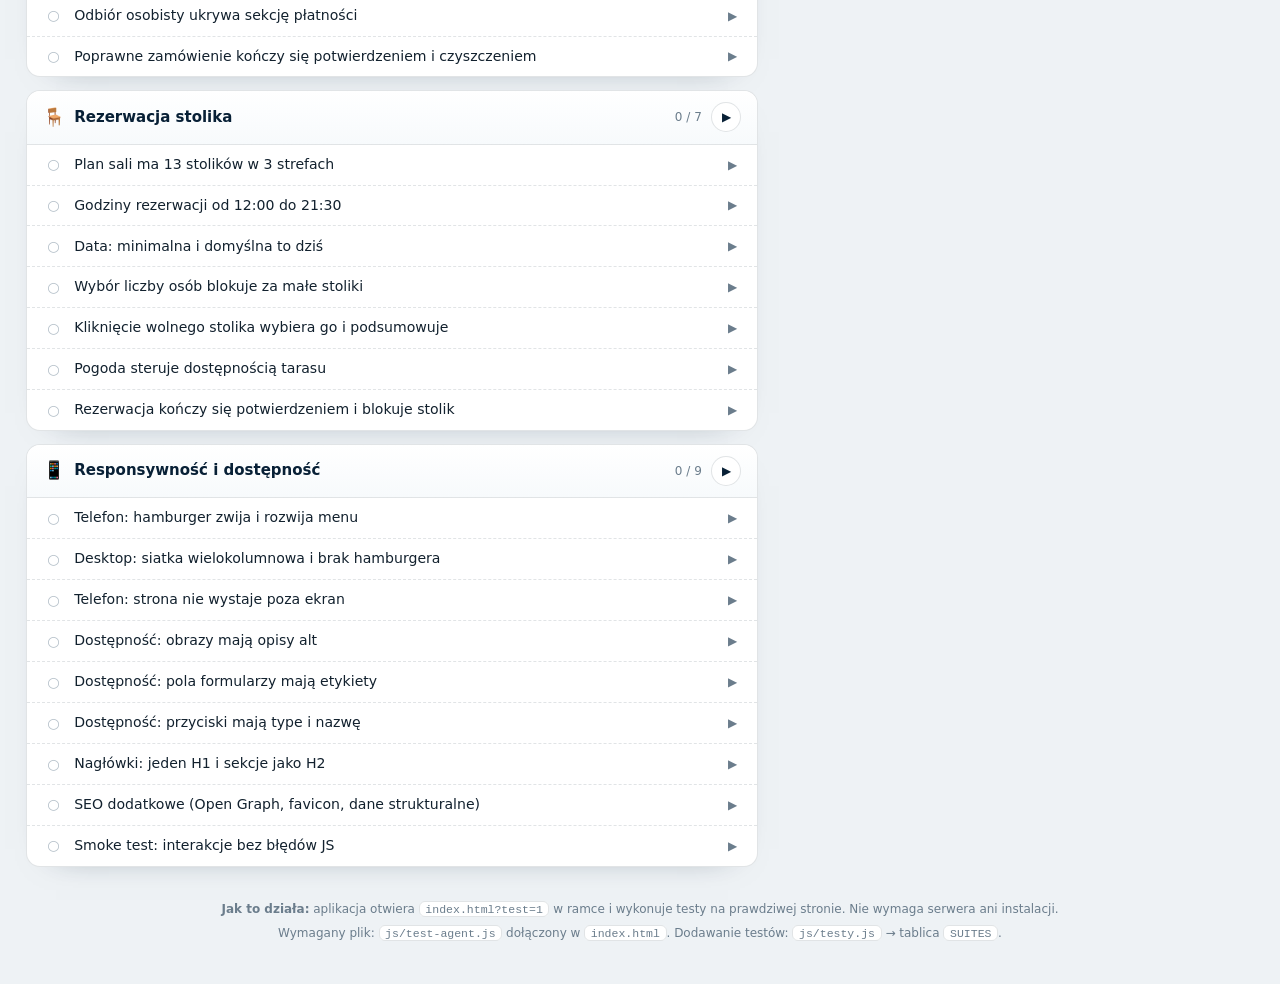
<file: testy.html>
<!DOCTYPE html>
<html lang="pl">
<head>
  <meta charset="UTF-8" />
  <meta name="viewport" content="width=device-width, initial-scale=1.0" />
  <title>Tester strony — Portowa Fala</title>
  <link rel="stylesheet" href="css/testy.css" />
</head>
<body>
  <header class="top">
    <div class="top__inner">
      <div class="brand">
        <span class="brand__icon" aria-hidden="true">🧪</span>
        <div>
          <h1>Tester strony — Portowa Fala</h1>
          <p>automatyczne testy w przeglądarce · bez instalacji i bez serwera</p>
        </div>
      </div>
      <div class="actions">
        <button class="btn btn--primary" id="runAll" type="button">▶ Uruchom wszystkie</button>
        <button class="btn btn--ghost" id="retryFailed" type="button" disabled>↻ Ponów nieudane</button>
        <button class="btn btn--ghost" id="copySummary" type="button">📋 Kopiuj podsumowanie</button>
        <button class="btn btn--ghost" id="downloadReport" type="button" disabled>⬇ Raport JSON</button>
        <button class="btn btn--danger" id="stopRun" type="button" hidden>■ Zatrzymaj</button>
      </div>
    </div>
  </header>

  <section class="summary" aria-label="Podsumowanie wyników">
    <div class="donut" title="Wynik testów">
      <svg width="92" height="92" viewBox="0 0 92 92" aria-hidden="true">
        <circle cx="46" cy="46" r="40" fill="none" stroke="#e7edf1" stroke-width="9"></circle>
        <circle id="donutArc" cx="46" cy="46" r="40" fill="none" stroke="#c9d4dc" stroke-width="9"
                stroke-linecap="round" stroke-dasharray="251.3" stroke-dashoffset="251.3"></circle>
      </svg>
      <div class="donut__label" id="donutLabel">—</div>
    </div>
    <div class="summary__mid">
      <div class="chips">
        <button class="chip is-active" type="button" data-filter="all">Wszystkie <b id="cntAll">0</b></button>
        <button class="chip" type="button" data-filter="pass">✅ <b id="cntPass">0</b></button>
        <button class="chip" type="button" data-filter="fail">❌ <b id="cntFail">0</b></button>
        <button class="chip" type="button" data-filter="warn">⚠️ <b id="cntWarn">0</b></button>
        <button class="chip" type="button" data-filter="pending">⏳ <b id="cntPending">0</b></button>
      </div>
      <div class="progress" aria-hidden="true"><i id="progressBar"></i></div>
    </div>
    <div class="summary__meta">
      <strong id="verdict">Gotowe do startu</strong>
      <span id="statusText">Testy uruchomią się automatycznie…</span>
      <span id="envInfo"></span>
    </div>
  </section>

  <main class="layout">
    <section class="results" id="results" aria-label="Wyniki testów"></section>
    <aside class="preview">
      <div class="preview__head">
        <span>👁 Podgląd testowanej strony</span>
        <span id="vpLabel">—</span>
      </div>
      <div class="preview__stage" id="stage">
        <iframe id="frame" title="Testowana strona" src="about:blank"></iframe>
      </div>
      <p class="preview__note">Strona jest przeładowywana przed każdym testem, aby wyniki były wiarygodne.
        Ramka obok pokazuje bieżący stan strony.</p>
    </aside>
  </main>

  <footer class="foot">
    <p><strong>Jak to działa:</strong> aplikacja otwiera <code>index.html?test=1</code> w ramce i wykonuje testy
      na prawdziwej stronie. Nie wymaga serwera ani instalacji.</p>
    <p>Wymagany plik: <code>js/test-agent.js</code> dołączony w <code>index.html</code>.
      Dodawanie testów: <code>js/testy.js</code> → tablica <code>SUITES</code>.</p>
  </footer>

  <script src="js/testy.js" defer></script>
</body>
</html>
</file>
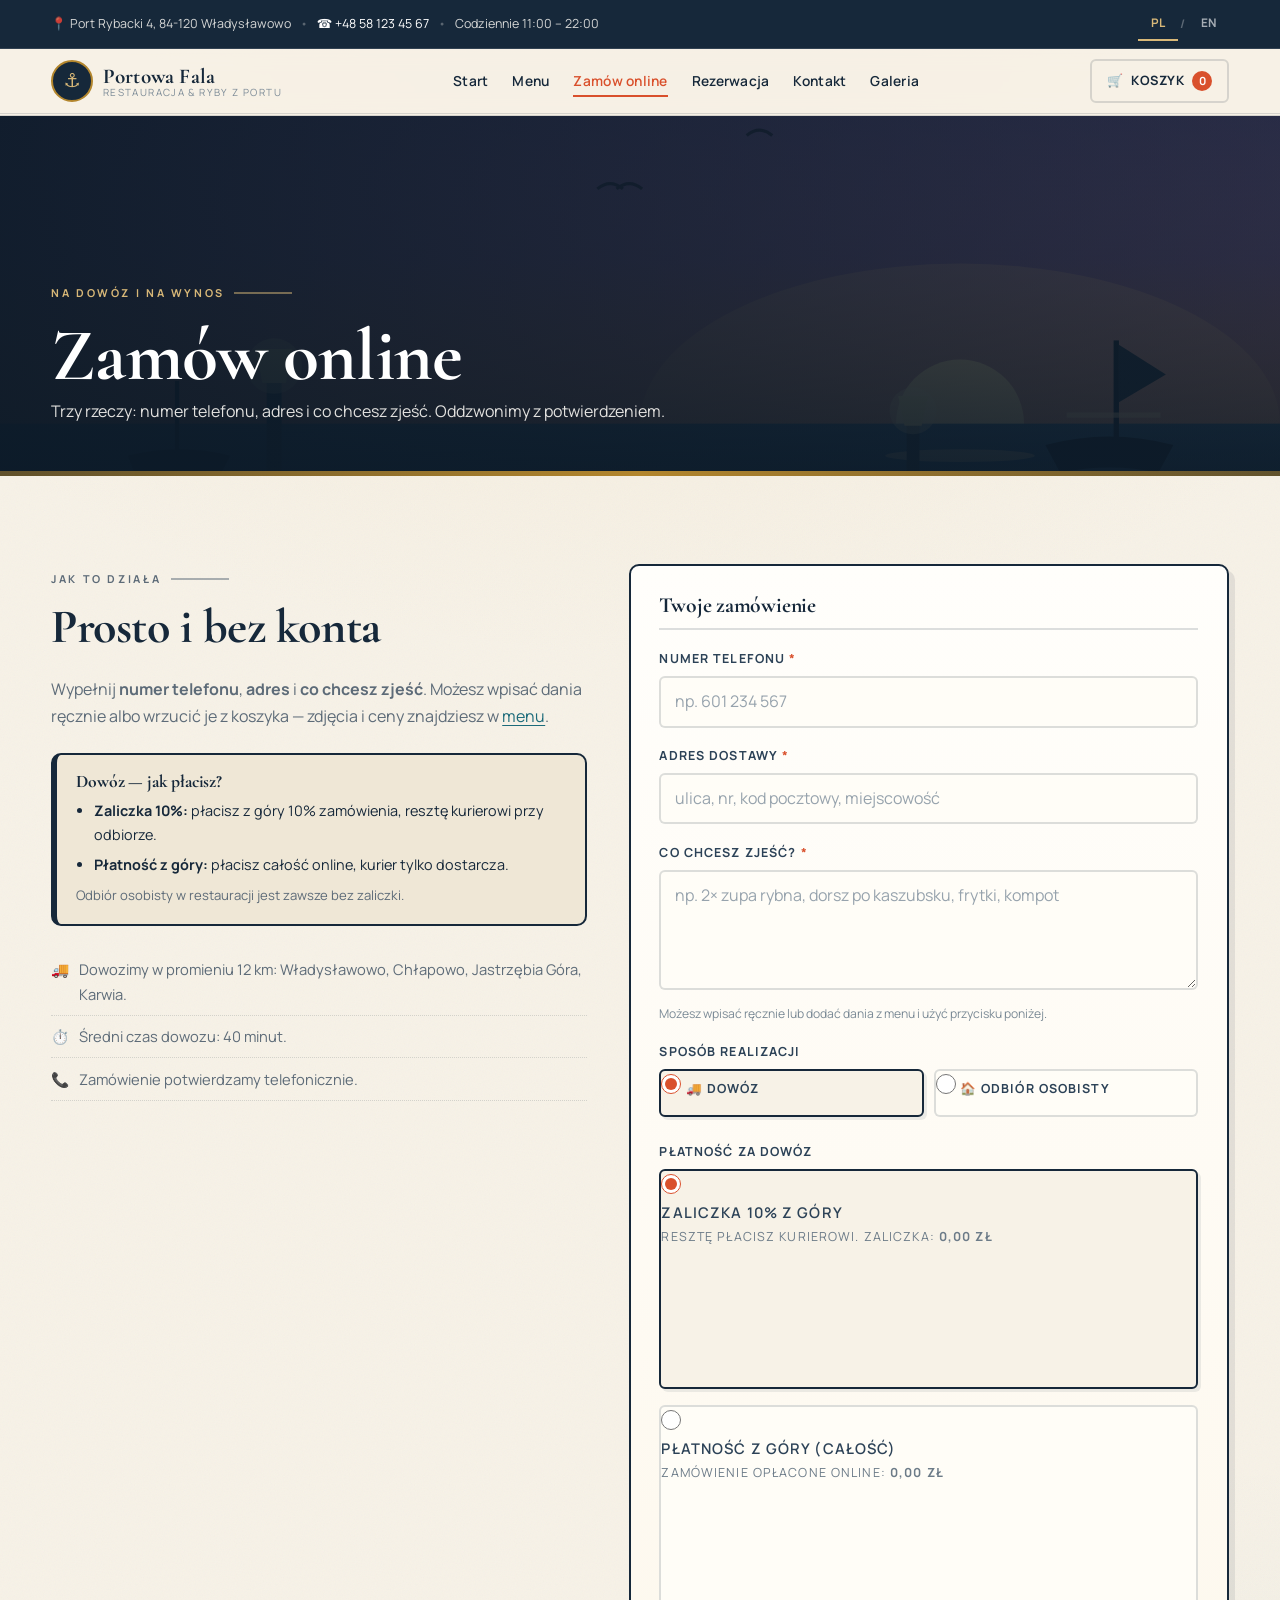
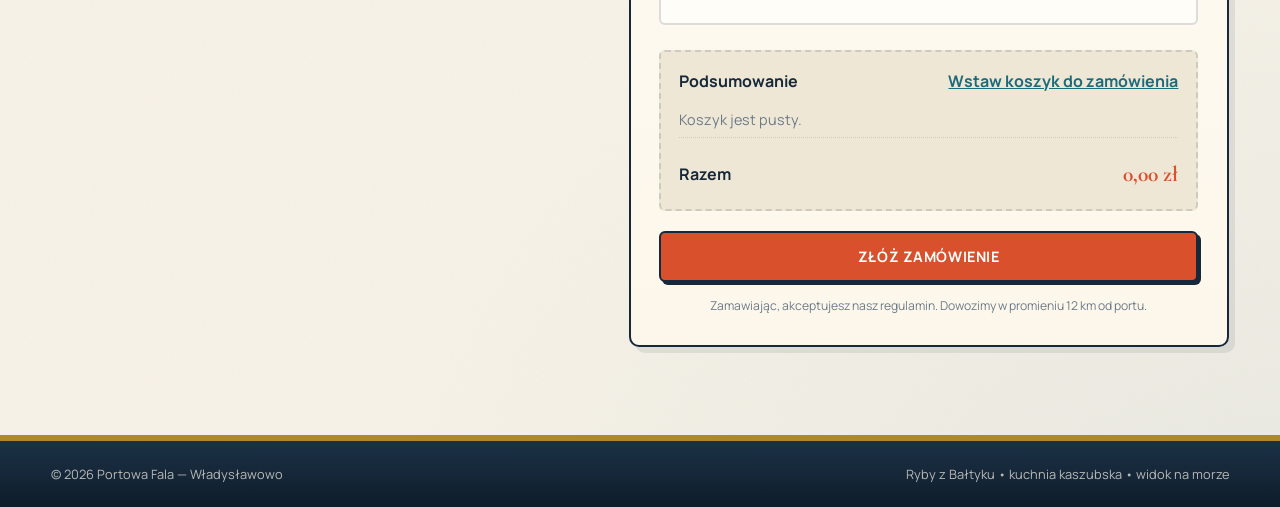
<file: zamow.html>
<!DOCTYPE html>
<html lang="pl">
<head>
  <meta charset="UTF-8" />
  <meta name="viewport" content="width=device-width, initial-scale=1.0, viewport-fit=cover" />
  <meta name="theme-color" content="#16283a" />
  <title>Zamów online — Portowa Fala | Władysławowo</title>
  <meta name="description" content="Zamów jedzenie z restauracji Portowa Fala. Podaj numer telefonu, adres i co chcesz zjeść. Dowóz z zaliczką 10% lub płatnością z góry." />
  <link rel="preconnect" href="https://fonts.googleapis.com" />
  <link rel="preconnect" href="https://fonts.gstatic.com" crossorigin />
  <link href="https://fonts.googleapis.com/css2?family=Caveat:wght@400;600&family=Cormorant+Garamond:ital,wght@0,600;0,700;1,600&family=Manrope:wght@400;600;700&display=swap" rel="stylesheet" />
  <link rel="stylesheet" href="css/styles.css" />
</head>
<body>
  <div class="topbar">
    <div class="wrap topbar__inner">
      <div class="topbar__info">
        <span>📍 Port Rybacki 4, 84-120 Władysławowo</span>
        <span class="topbar__sep">•</span>
        <a href="tel:+48581234567">☎ +48 58 123 45 67</a>
        <span class="topbar__sep">•</span>
        <span>Codziennie 11:00 – 22:00</span>
      </div>
      <div class="lang" id="langSwitch" role="group" aria-label="Język / Language">
        <button class="lang__btn is-active" data-lang="pl" type="button">PL</button>
        <button class="lang__btn" data-lang="en" type="button">EN</button>
      </div>
    </div>
  </div>

  <header class="nav" id="nav">
    <div class="wrap nav__inner">
      <a href="index.html" class="brand">
        <span class="brand__mark" aria-hidden="true">⚓</span>
        <span class="brand__text">
          <strong>Portowa Fala</strong>
          <small>restauracja &amp; ryby z portu</small>
        </span>
      </a>
      <nav class="nav__links" id="navLinks">
        <a href="index.html">Start</a>
        <a href="menu.html">Menu</a>
        <a href="zamow.html" class="is-current">Zamów online</a>
        <a href="rezerwacja.html">Rezerwacja</a>
        <a href="kontakt.html">Kontakt</a>
        <a href="galeria.html">Galeria</a>
      </nav>
      <div class="nav__actions">
        <button class="btn btn--ghost cart-btn" id="cartBtn" type="button">
          🛒 <span class="cart-btn__label">Koszyk</span>
          <span class="badge" id="cartCount">0</span>
        </button>
        <button class="hamburger" id="hamburger" type="button" aria-label="Menu" aria-expanded="false">
          <span></span><span></span><span></span>
        </button>
      </div>
    </div>
  </header>

  <main>
<section class="page-hero page-hero--photo">
    <img class="page-hero__img" data-place="molo"
         data-i18n-alt="Molo rybackie o zmierzchu" alt="Molo rybackie o zmierzchu" />
    <div class="page-hero__shade" aria-hidden="true"></div>
    <div class="wrap page-hero__content">
      <p class="eyebrow eyebrow--light">Na dowóz i na wynos</p>
      <h1>Zamów online</h1>
      <p class="page-hero__lead">Trzy rzeczy: numer telefonu, adres i co chcesz zjeść. Oddzwonimy z potwierdzeniem.</p>
    </div>
  </section>

  <section class="section">
    <div class="wrap order">
      <div class="order__intro">
        <p class="eyebrow">Jak to działa</p>
        <h2>Prosto i bez konta</h2>
        <p data-i18n="order.intro">Wypełnij <strong>numer telefonu</strong>, <strong>adres</strong> i <strong>co chcesz zjeść</strong>. Możesz wpisać dania ręcznie albo wrzucić je z koszyka — zdjęcia i ceny znajdziesz w <a href="menu.html">menu</a>.</p>

        <div class="pay-note pay-note--light">
          <h3>Dowóz — jak płacisz?</h3>
          <ul>
            <li data-i18n="order.pay1"><strong>Zaliczka 10%:</strong> płacisz z góry 10% zamówienia, resztę kurierowi przy odbiorze.</li>
            <li data-i18n="order.pay2"><strong>Płatność z góry:</strong> płacisz całość online, kurier tylko dostarcza.</li>
          </ul>
          <p class="muted">Odbiór osobisty w restauracji jest zawsze bez zaliczki.</p>
        </div>

        <ul class="mini-list">
          <li><span>🚚</span> Dowozimy w promieniu 12 km: Władysławowo, Chłapowo, Jastrzębia Góra, Karwia.</li>
          <li><span>⏱️</span> Średni czas dowozu: 40 minut.</li>
          <li><span>📞</span> Zamówienie potwierdzamy telefonicznie.</li>
        </ul>
      </div>

      <form class="card form" id="orderForm" novalidate>
        <h3>Twoje zamówienie</h3>

        <div class="field">
          <label for="orderPhone">Numer telefonu <span class="req">*</span></label>
          <input id="orderPhone" name="phone" type="tel" inputmode="tel" placeholder="np. 601 234 567" data-i18n-placeholder="np. 601 234 567" autocomplete="tel" required />
          <small class="err" data-err="phone"></small>
        </div>

        <div class="field">
          <label for="orderAddress">Adres dostawy <span class="req">*</span></label>
          <input id="orderAddress" name="address" type="text" placeholder="ulica, nr, kod pocztowy, miejscowość" data-i18n-placeholder="ulica, nr, kod pocztowy, miejscowość" autocomplete="street-address" required />
          <small class="err" data-err="address"></small>
        </div>

        <div class="field">
          <label for="orderFood">Co chcesz zjeść? <span class="req">*</span></label>
          <textarea id="orderFood" name="food" rows="4" placeholder="np. 2× zupa rybna, dorsz po kaszubsku, frytki, kompot" data-i18n-placeholder="np. 2× zupa rybna, dorsz po kaszubsku, frytki, kompot" required></textarea>
          <small class="hint">Możesz wpisać ręcznie lub dodać dania z menu i użyć przycisku poniżej.</small>
          <small class="err" data-err="food"></small>
        </div>

        <fieldset class="field">
          <legend>Sposób realizacji</legend>
          <div class="radio-row">
            <label class="radio"><input type="radio" name="fulfilment" value="dowóz" checked /> 🚚 Dowóz</label>
            <label class="radio"><input type="radio" name="fulfilment" value="odbiór" /> 🏠 Odbiór osobisty</label>
          </div>
        </fieldset>

        <fieldset class="field" id="payField">
          <legend>Płatność za dowóz</legend>
          <div class="radio-row radio-row--col">
            <label class="radio">
              <input type="radio" name="payment" value="zaliczka" checked />
              <span>Zaliczka 10% z góry<small>Resztę płacisz kurierowi. Zaliczka: <b id="depositAmount">0,00 zł</b></small></span>
            </label>
            <label class="radio">
              <input type="radio" name="payment" value="z góry" />
              <span>Płatność z góry (całość)<small>Zamówienie opłacone online: <b id="prepayAmount">0,00 zł</b></small></span>
            </label>
          </div>
          <small class="err" data-err="payment"></small>
        </fieldset>

        <div class="order__summary" id="orderSummary">
          <div class="order__summary-head">
            <span>Podsumowanie</span>
            <button type="button" class="link" id="addCartToForm">Wstaw koszyk do zamówienia</button>
          </div>
          <ul id="summaryList" class="summary-list" data-i18n-skip><li class="muted">Koszyk jest pusty.</li></ul>
          <div class="summary-total">
            <span>Razem</span><strong id="summaryTotal">0,00 zł</strong>
          </div>
        </div>

        <button class="btn btn--primary btn--block" type="submit">Złóż zamówienie</button>
        <p class="form__foot muted">Zamawiając, akceptujesz nasz regulamin. Dowozimy w promieniu 12 km od portu.</p>
      </form>
    </div>
  </section>

  </main>

  <footer class="footer">
    <div class="wrap footer__inner">
      <span>© <span id="year"></span> Portowa Fala — Władysławowo</span>
      <span>Ryby z Bałtyku • kuchnia kaszubska • widok na morze</span>
    </div>
  </footer>

  <script src="js/i18n.js" defer></script>
  <script src="js/data.js" defer></script>
  <script src="js/place-images.js" defer></script>
  <script src="js/dish-images.js" defer></script>
  <script src="js/app.js" defer></script>
</body>
</html>
</file>
<file: css/styles.css>
/* ===================================================================
   Portowa Fala — Władysławowo
   Styl: drukowana karta portowa (papier, tusz, mosiądz, koral)
   =================================================================== */

/* ------------------------------------------------------------------
   1. ZMIENNE
   ------------------------------------------------------------------ */
:root {
  color-scheme: light; /* spójne kolory formularzy w trybie ciemnym systemu */
  --ink: #16283a;
  --ink-soft: #2c4257;
  --ink-15: rgba(22, 40, 58, 0.15);
  --ink-08: rgba(22, 40, 58, 0.08);

  --paper: #f7f2e7;
  --paper-2: #efe7d6;
  --kraft: #e5d9c0;
  --white: #fffdf8;

  --sea: #1c6b7a;
  --sea-light: #3d97a6;
  --coral: #d9502c;
  --coral-dark: #b93f1f;
  --brass: #b3862d;
  --brass-light: #d8b878;

  --green: #2f7d52;
  --red: #c0432f;

  --radius: 10px;
  --radius-sm: 6px;

  --shadow: 6px 6px 0 rgba(22, 40, 58, 0.09);
  --shadow-lg: 10px 10px 0 rgba(22, 40, 58, 0.13);
  --shadow-hard: 3px 3px 0 var(--ink);

  --font: "Manrope", "Segoe UI", system-ui, -apple-system, sans-serif;
  --font-display: "Cormorant Garamond", Georgia, "Times New Roman", serif;
  --font-hand: "Caveat", "Segoe Script", "Comic Sans MS", cursive;

  --safe-top: env(safe-area-inset-top, 0px);
  --safe-bottom: env(safe-area-inset-bottom, 0px);
  --safe-left: env(safe-area-inset-left, 0px);
  --safe-right: env(safe-area-inset-right, 0px);
}

/* ------------------------------------------------------------------
   2. BAZA
   ------------------------------------------------------------------ */
*,
*::before,
*::after { box-sizing: border-box; }

html {
  -webkit-text-size-adjust: 100%;
  text-size-adjust: 100%;
  scroll-behavior: smooth;
  scroll-padding-top: 92px;
  overflow-x: hidden;
}

body {
  margin: 0;
  font-family: var(--font);
  font-size: 1rem;
  line-height: 1.65;
  color: var(--ink);
  background-color: var(--paper);
  background-image:
    radial-gradient(130% 70% at 50% -12%, rgba(216, 184, 120, 0.18), rgba(216, 184, 120, 0) 62%),
    radial-gradient(120% 60% at 100% 105%, rgba(28, 107, 122, 0.07), rgba(28, 107, 122, 0) 60%),
    url("data:image/svg+xml,%3Csvg xmlns='http://www.w3.org/2000/svg' width='140' height='140'%3E%3Cfilter id='n'%3E%3CfeTurbulence type='fractalNoise' baseFrequency='0.85' numOctaves='3'/%3E%3C/filter%3E%3Crect width='140' height='140' filter='url(%23n)' opacity='0.045'/%3E%3C/svg%3E");
  background-repeat: no-repeat, no-repeat, repeat;
  -webkit-font-smoothing: antialiased;
  -moz-osx-font-smoothing: grayscale;
  -webkit-tap-highlight-color: transparent;
  padding-left: var(--safe-left);
  padding-right: var(--safe-right);
}

/* clip nie tworzy kontenera przewijania — sticky nav działa pewnie */
@supports (overflow-x: clip) {
  html, body { overflow-x: clip; }
}

img, iframe, svg, video { max-width: 100%; display: block; }
img { height: auto; }

a { color: var(--sea); text-underline-offset: 3px; }

h1, h2, h3, h4 {
  font-family: var(--font-display);
  font-weight: 700;
  line-height: 1.05;
  margin: 0 0 0.5em;
  color: var(--ink);
  letter-spacing: -0.01em;
}
h1 { font-size: clamp(2.4rem, 7vw, 4.6rem); }
h2 { font-size: clamp(1.9rem, 4.6vw, 3rem); }
h3 { font-size: 1.35rem; }
p { margin: 0 0 1rem; }

.wrap {
  width: min(1180px, 92vw);
  margin-inline: auto;
  min-width: 0;
}

.muted { color: #6c7b88; }

/* Kicker: numer + nazwa działu */
.eyebrow {
  display: inline-flex;
  align-items: center;
  gap: 0.6rem;
  text-transform: uppercase;
  letter-spacing: 0.24em;
  font-size: 0.68rem;
  font-weight: 700;
  color: var(--coral);
  margin: 0 0 0.9rem;
}
.eyebrow::after {
  content: "";
  width: clamp(24px, 6vw, 58px);
  height: 2px;
  background: currentColor;
  opacity: 0.5;
}
.eyebrow--light { color: var(--brass-light); }
.eyebrow--light::after { background: var(--brass-light); }

/* Pismo odręczne */
.hand {
  font-family: var(--font-hand);
  font-size: clamp(1.15rem, 2.6vw, 1.5rem);
  line-height: 1.2;
  color: var(--brass-light);
  transform: rotate(-1.5deg);
  display: inline-block;
}

/* ------------------------------------------------------------------
   3. PRZYCISKI
   ------------------------------------------------------------------ */
.btn {
  display: inline-flex;
  align-items: center;
  justify-content: center;
  gap: 0.5rem;
  font: inherit;
  font-size: 0.9rem;
  font-weight: 700;
  letter-spacing: 0.04em;
  text-transform: uppercase;
  text-decoration: none;
  padding: 0.72rem 1.35rem;
  min-height: 44px;
  border: 2px solid var(--ink);
  border-radius: var(--radius-sm);
  background: var(--white);
  color: var(--ink);
  cursor: pointer;
  touch-action: manipulation;
  transition: transform 0.12s ease, box-shadow 0.12s ease, background 0.15s ease, color 0.15s ease;
}
.btn:hover { transform: translate(-1px, -1px); box-shadow: 4px 4px 0 var(--ink-15); }
.btn:active { transform: translate(1px, 1px); box-shadow: none; }
.btn:focus-visible { outline: 3px solid var(--sea-light); outline-offset: 2px; }

.btn--primary { background: var(--coral); border-color: var(--ink); color: #fff; box-shadow: var(--shadow-hard); }
.btn--primary:hover { background: var(--coral-dark); box-shadow: 5px 5px 0 var(--ink); }
.btn--navy { background: var(--ink); color: var(--paper); box-shadow: var(--shadow-hard); }
.btn--navy:hover { background: var(--ink-soft); box-shadow: 5px 5px 0 var(--ink-15); }
.btn--outline { background: transparent; border-color: rgba(255, 255, 255, 0.85); color: #fff; }
.btn--outline:hover { background: rgba(255, 255, 255, 0.14); box-shadow: 4px 4px 0 rgba(255, 255, 255, 0.25); }
.btn--ghost { background: transparent; border-color: var(--ink-15); color: var(--ink); }
.btn--ghost:hover { background: var(--white); border-color: var(--ink); }
.btn--big { padding: 0.95rem 1.9rem; font-size: 0.95rem; }
.btn--block { width: 100%; }

.icon-btn {
  background: none; border: 0; font-size: 1.15rem; cursor: pointer;
  color: var(--ink); line-height: 1; padding: 0.55rem; min-width: 44px; min-height: 44px;
}

.link { background: none; border: 0; color: var(--sea); font: inherit; font-weight: 700; cursor: pointer; padding: 0; text-decoration: underline; }

/* ------------------------------------------------------------------
   4. PASEK GÓRNY + NAWIGACJA
   ------------------------------------------------------------------ */
.topbar {
  background: var(--ink);
  color: rgba(255, 253, 248, 0.82);
  font-size: 0.78rem;
  padding-top: var(--safe-top);
  border-bottom: 1px solid rgba(255, 255, 255, 0.12);
}
.topbar__inner {
  display: flex; flex-wrap: wrap; align-items: center; justify-content: space-between;
  gap: 0.4rem 1rem; padding: 0.45rem 0;
}
.topbar__info { display: flex; flex-wrap: wrap; align-items: center; gap: 0.55rem; min-width: 0; }
.topbar a { color: #fff; text-decoration: none; }
.topbar a:hover { color: var(--brass-light); }
.topbar__sep { opacity: 0.35; }

/* język: PL / EN */
.lang { display: inline-flex; align-items: center; gap: 0.15rem; font-weight: 700; letter-spacing: 0.1em; font-size: 0.74rem; }
.lang__btn {
  font: inherit; color: rgba(255, 255, 255, 0.62);
  background: none; border: 0; cursor: pointer;
  padding: 0.35rem 0.45rem; min-width: 40px; min-height: 34px;
  border-bottom: 2px solid transparent;
  touch-action: manipulation;
}
.lang__btn:hover { color: #fff; }
.lang__btn.is-active { color: var(--brass-light); border-bottom-color: var(--brass-light); }
.lang__btn:focus-visible { outline: 2px solid var(--brass-light); outline-offset: -1px; }
.lang::after { content: "/"; color: rgba(255, 255, 255, 0.3); order: 1; }
.lang__btn:first-of-type { order: 0; }
.lang__btn:last-of-type { order: 2; }

.nav {
  position: sticky; top: 0; z-index: 60;
  background: rgba(247, 242, 231, 0.94);
  border-bottom: 3px double var(--ink-15);
}
@supports ((-webkit-backdrop-filter: blur(8px)) or (backdrop-filter: blur(8px))) {
  .nav { -webkit-backdrop-filter: blur(9px); backdrop-filter: blur(9px); background: rgba(247, 242, 231, 0.86); }
}
.nav__inner { display: flex; align-items: center; justify-content: space-between; gap: 0.8rem; padding: 0.6rem 0; }

.brand { display: flex; align-items: center; gap: 0.6rem; text-decoration: none; color: var(--ink); min-width: 0; }
.brand__mark {
  display: grid; place-items: center; flex: none;
  width: 42px; height: 42px; border-radius: 50%;
  background: var(--ink); color: var(--brass-light);
  font-size: 1.2rem; border: 2px solid var(--brass);
}
.brand__text { display: flex; flex-direction: column; line-height: 1.05; min-width: 0; }
.brand__text strong { font-family: var(--font-display); font-size: 1.32rem; letter-spacing: 0.01em; }
.brand__text small { font-size: 0.62rem; letter-spacing: 0.14em; text-transform: uppercase; color: #7b8a96; }

.nav__links { display: flex; align-items: center; gap: 0.1rem; }
.nav__links a {
  position: relative;
  text-decoration: none; color: var(--ink);
  font-size: 0.86rem; font-weight: 600; letter-spacing: 0.02em;
  padding: 0.55rem 0.7rem; border-radius: 4px;
  white-space: nowrap;
}
.nav__links a::after {
  content: ""; position: absolute; left: 0.7rem; right: 0.7rem; bottom: 0.28rem;
  height: 2px; background: var(--coral); transform: scaleX(0); transform-origin: left;
  transition: transform 0.2s ease;
}
.nav__links a:hover::after { transform: scaleX(1); }
.nav__links a.is-current { color: var(--coral); }
.nav__links a.is-current::after { transform: scaleX(1); }

.nav__actions { display: flex; align-items: center; gap: 0.4rem; }
.cart-btn { position: relative; padding: 0.5rem 0.9rem; font-size: 0.8rem; }
.cart-btn.is-bump { animation: bump 0.4s ease; }
@keyframes bump { 0% { transform: scale(1); } 40% { transform: scale(1.12); } 100% { transform: scale(1); } }
.badge {
  display: inline-grid; place-items: center; min-width: 20px; height: 20px; padding: 0 5px;
  border-radius: 999px; background: var(--coral); color: #fff; font-size: 0.7rem; font-weight: 700;
}

.hamburger {
  display: none; flex-direction: column; gap: 5px;
  background: none; border: 0; cursor: pointer;
  padding: 0.6rem; min-width: 44px; min-height: 44px; align-items: center; justify-content: center;
}
.hamburger span { width: 24px; height: 2px; background: var(--ink); border-radius: 2px; transition: transform 0.22s ease, opacity 0.22s ease; }
.hamburger[aria-expanded="true"] span:nth-child(1) { transform: translateY(7px) rotate(45deg); }
.hamburger[aria-expanded="true"] span:nth-child(2) { opacity: 0; }
.hamburger[aria-expanded="true"] span:nth-child(3) { transform: translateY(-7px) rotate(-45deg); }

/* ------------------------------------------------------------------
   5. HERO (strona główna)
   ------------------------------------------------------------------ */
.hero {
  position: relative; overflow: hidden;
  color: var(--white);
  padding: clamp(3rem, 8vw, 5.5rem) 0 clamp(4rem, 10vw, 7rem);
  min-height: 560px;
  min-height: min(88vh, 720px);
  min-height: min(88svh, 720px);
  display: flex; align-items: center;
}
.hero__photo { position: absolute; inset: 0; width: 100%; height: 100%; object-fit: cover; z-index: 0; }
.hero__shade {
  position: absolute; inset: 0; z-index: 1;
  background:
    linear-gradient(90deg, rgba(12, 26, 40, 0.9) 0%, rgba(12, 26, 40, 0.66) 46%, rgba(12, 26, 40, 0.28) 100%),
    radial-gradient(120% 90% at 80% 90%, rgba(12, 26, 40, 0.55), transparent 60%);
}
/* Prosta mosiężna linia zamykająca hero */
.hero::after {
  content: ""; position: absolute; left: 0; right: 0; bottom: 0; height: 5px; z-index: 3;
  background: linear-gradient(90deg, rgba(179, 134, 45, 0.5) 0%, var(--brass) 50%, rgba(179, 134, 45, 0.5) 100%);
}
.hero__content { position: relative; z-index: 2; max-width: 760px; min-width: 0; }
.hero h1 { color: #fff; text-shadow: 0 2px 24px rgba(0, 0, 0, 0.35); }
.hero h1 span { color: var(--brass-light); font-style: italic; }
.hero__lead {
  font-size: clamp(1rem, 2.3vw, 1.12rem);
  max-width: 560px;
  color: rgba(255, 253, 248, 0.92);
  text-shadow: 0 2px 14px rgba(0, 0, 0, 0.3);
}
.hero__cta { display: flex; flex-wrap: wrap; gap: 0.7rem; margin: 1.5rem 0 1.9rem; }
.hero__facts { list-style: none; display: flex; flex-wrap: wrap; gap: 1.4rem; padding: 0; margin: 0; }
.hero__facts li { display: flex; flex-direction: column; }
.hero__facts strong { font-family: var(--font-display); font-size: 1.6rem; color: #fff; line-height: 1; }
.hero__facts span { font-size: 0.76rem; letter-spacing: 0.08em; text-transform: uppercase; color: rgba(255, 253, 248, 0.72); }

/* pieczątka */
.stamp {
  position: absolute; right: 5%; top: 20%; z-index: 2;
  width: clamp(96px, 14vw, 148px); aspect-ratio: 1 / 1;
  display: grid; place-items: center; text-align: center; gap: 0;
  border: 2px solid rgba(216, 184, 120, 0.85);
  border-radius: 50%;
  color: var(--brass-light);
  font-family: var(--font-hand); font-size: clamp(0.85rem, 1.6vw, 1.1rem); line-height: 1.15;
  transform: rotate(-11deg);
  background: rgba(217, 80, 44, 0.16);
  pointer-events: none;
}
.stamp::before {
  content: ""; position: absolute; inset: 6px; border: 1px dashed rgba(216, 184, 120, 0.6); border-radius: 50%;
}

/* ------------------------------------------------------------------
   6. NAGŁÓWEK PODSTRONY
   ------------------------------------------------------------------ */
.page-hero {
  position: relative; overflow: hidden; color: #fff;
  background: var(--ink);
  padding: clamp(2.2rem, 5.5vw, 3.4rem) 0;
}
.page-hero h1 { color: #fff; margin-bottom: 0.25rem; }
.page-hero__lead { max-width: 640px; margin: 0; color: rgba(255, 253, 248, 0.88); }
.page-hero--photo { min-height: 360px; display: flex; align-items: flex-end; padding-bottom: 0; }
.page-hero__img { position: absolute; inset: 0; width: 100%; height: 100%; object-fit: cover; z-index: 0; }
.page-hero__shade {
  position: absolute; inset: 0; z-index: 1;
  background: linear-gradient(90deg, rgba(12, 26, 40, 0.9), rgba(12, 26, 40, 0.45)),
              linear-gradient(180deg, rgba(12, 26, 40, 0.25), rgba(12, 26, 40, 0.85));
}
.page-hero__content { position: relative; z-index: 2; padding-bottom: clamp(2rem, 5vw, 3.2rem); }
.page-hero::after {
  content: ""; position: absolute; left: 0; right: 0; bottom: 0; height: 5px; z-index: 3;
  background: linear-gradient(90deg, rgba(179, 134, 45, 0.5) 0%, var(--brass) 50%, rgba(179, 134, 45, 0.5) 100%);
}

/* ------------------------------------------------------------------
   7. SEKCJE
   ------------------------------------------------------------------ */
.section { padding: clamp(3rem, 7vw, 5.5rem) 0; }
.section--sand {
  background: linear-gradient(180deg, var(--paper) 0%, var(--paper-2) 16%, #eadfcb 50%, var(--paper-2) 84%, var(--paper) 100%);
  border-top: 1px solid var(--ink-08);
  border-bottom: 1px solid var(--ink-08);
}
.section--sea { background: var(--ink); color: var(--paper); }
.section--sea h2, .section--sea h3 { color: #fff; }
.section--sea .eyebrow { color: var(--brass-light); }
.section__head {
  display: flex; flex-wrap: wrap; gap: 1rem; align-items: flex-end; justify-content: space-between;
  margin-bottom: 2.2rem; padding-bottom: 0.9rem; border-bottom: 2px solid var(--ink-15);
}
.section__head > div { min-width: 0; }
.section__head h2 { margin-bottom: 0; }
.section__note { max-width: 420px; color: #6c7b88; margin: 0; font-size: 0.94rem; }
.section--sea .section__note { color: rgba(247, 242, 231, 0.78); }

/* ------------------------------------------------------------------
   8. O NAS
   ------------------------------------------------------------------ */
.about { display: grid; grid-template-columns: minmax(0, 1.55fr) minmax(0, 1fr); gap: clamp(1.6rem, 4vw, 3rem); align-items: start; }
.about__text { min-width: 0; }
.about__text p { font-size: 1.03rem; }
.about__text p:first-of-type::first-letter {
  float: left; font-family: var(--font-display); font-size: 3.4rem; line-height: 0.82;
  padding: 0.1em 0.12em 0 0; color: var(--coral);
}
.about__list {
  list-style: none; padding: 0; margin: 1.6rem 0 0;
  display: grid; grid-template-columns: repeat(2, minmax(0, 1fr)); gap: 0.6rem 1.4rem;
}
.about__list li { display: flex; gap: 0.55rem; align-items: flex-start; font-size: 0.95rem; padding-bottom: 0.35rem; border-bottom: 1px dotted var(--ink-15); }
.about__list span { flex: none; font-size: 1.05rem; }

.about__card {
  position: relative;
  background: linear-gradient(180deg, #fffefb 0%, #fdf7eb 100%);
  border: 2px solid var(--ink);
  border-radius: var(--radius);
  padding: 1.6rem 1.5rem;
  box-shadow: var(--shadow-lg);
  transform: rotate(0.5deg);
}
.about__card::before {
  content: ""; position: absolute; top: -12px; left: 50%; transform: translateX(-50%) rotate(-2deg);
  width: 92px; height: 24px; background: rgba(216, 184, 120, 0.55);
  border-left: 1px solid rgba(0, 0, 0, 0.06); border-right: 1px solid rgba(0, 0, 0, 0.06);
}
.about__card h3 { margin-bottom: 0.8rem; }
.stat { display: flex; align-items: baseline; gap: 0.7rem; padding: 0.55rem 0; border-bottom: 1px dotted var(--ink-15); }
.stat:last-of-type { border-bottom: 0; }
.stat strong { font-family: var(--font-display); font-size: 1.85rem; color: var(--coral); line-height: 1; }
.stat span { color: #5d6b78; font-size: 0.86rem; }
.about__card blockquote { margin: 1rem 0 0; font-family: var(--font-hand); font-size: 1.25rem; line-height: 1.25; color: var(--ink-soft); }
.about__card cite { display: block; margin-top: 0.3rem; font-family: var(--font); font-size: 0.78rem; font-style: normal; color: #7b8a96; }

/* ------------------------------------------------------------------
   9. ZAKŁADKI + MENU
   ------------------------------------------------------------------ */
.tabs {
  display: flex; gap: 0.35rem; flex-wrap: wrap;
  margin-bottom: 1.8rem;
  border-bottom: 2px solid var(--ink);
  padding-bottom: 0;
}
.tab {
  font: inherit; font-size: 0.85rem; font-weight: 700; letter-spacing: 0.03em;
  cursor: pointer; touch-action: manipulation;
  padding: 0.6rem 1rem; min-height: 44px;
  background: var(--paper-2);
  color: var(--ink);
  border: 2px solid var(--ink-15); border-bottom: 0;
  border-radius: 7px 7px 0 0;
  margin-bottom: -2px;
  transition: background 0.15s ease, color 0.15s ease, transform 0.12s ease;
}
.tab:hover { background: var(--white); border-color: var(--ink); }
.tab.is-active {
  background: var(--white); border-color: var(--ink); color: var(--coral);
  transform: translateY(-2px);
}
.tab:focus-visible { outline: 3px solid var(--sea-light); outline-offset: -3px; }

.menu-grid { display: grid; grid-template-columns: repeat(auto-fill, minmax(290px, 1fr)); gap: 1.4rem; }
.dish {
  position: relative; display: flex; flex-direction: column; min-width: 0;
  background: linear-gradient(180deg, #fffefb 0%, #fdf6e9 100%);
  border: 2px solid var(--ink);
  border-radius: var(--radius);
  box-shadow: var(--shadow), inset 0 1px 0 rgba(255, 255, 255, 0.85);
  overflow: hidden;
  transition: transform 0.15s ease, box-shadow 0.15s ease;
  animation: fadeUp 0.4s ease both;
}
.dish:hover {
  transform: translate(-2px, -2px);
  box-shadow: var(--shadow-lg), inset 0 1px 0 rgba(255, 255, 255, 0.85);
}
.dish__photo {
  width: 100%; aspect-ratio: 16 / 10; min-height: 170px; object-fit: cover;
  border-bottom: 2px solid var(--ink);
  filter: saturate(1.05) contrast(1.02);
}
.dish__body { display: flex; flex-direction: column; gap: 0.5rem; flex: 1; padding: 1rem 1.1rem 1.15rem; min-width: 0; }
.dish__tag {
  align-self: flex-start;
  font-size: 0.62rem; font-weight: 700; text-transform: uppercase; letter-spacing: 0.14em;
  color: var(--brass); border: 1.5px solid var(--brass);
  padding: 0.14rem 0.5rem; border-radius: 3px;
  transform: rotate(-1.5deg);
}
.dish__head { display: flex; align-items: baseline; gap: 0.45rem; }
.dish__head::after { content: ""; order: 1; flex: 1 1 auto; border-bottom: 2px dotted var(--ink-15); transform: translateY(-0.28em); }
.dish__name { order: 0; font-size: 1.22rem; margin: 0; min-width: 0; }
.dish__price { order: 2; font-family: var(--font-display); font-size: 1.25rem; font-weight: 700; color: var(--coral); white-space: nowrap; }
.dish__desc { color: #64717d; font-size: 0.88rem; margin: 0; flex: 1; }
.dish__foot { display: flex; align-items: center; justify-content: space-between; gap: 0.6rem; margin-top: 0.25rem; }
.dish__allerg { font-size: 0.68rem; letter-spacing: 0.1em; text-transform: uppercase; color: #8a97a2; }
.dish .btn { padding: 0.5rem 0.9rem; font-size: 0.76rem; min-height: 40px; box-shadow: none; }
.dish .btn:hover { box-shadow: 3px 3px 0 var(--ink-15); }
@keyframes fadeUp { from { opacity: 0; transform: translateY(10px); } to { opacity: 1; transform: none; } }

.menu-note { margin: 1.8rem 0 0; font-size: 0.85rem; padding-top: 1rem; border-top: 1px dotted var(--ink-15); }
.menu-actions { margin-top: 1.4rem; }

/* ------------------------------------------------------------------
   10. FORMULARZE
   ------------------------------------------------------------------ */
.card {
  background: linear-gradient(180deg, #fffefb 0%, #fdf7eb 100%);
  border: 2px solid var(--ink);
  border-radius: var(--radius);
  padding: clamp(1.1rem, 3vw, 1.8rem);
  box-shadow: var(--shadow), inset 0 1px 0 rgba(255, 255, 255, 0.9);
  min-width: 0;
}
.form h3 { margin-bottom: 1.2rem; padding-bottom: 0.7rem; border-bottom: 2px solid var(--ink-15); }
.field { margin: 0 0 1.15rem; padding: 0; border: 0; min-width: 0; }
.field label, .field legend { display: block; font-weight: 700; font-size: 0.78rem; letter-spacing: 0.09em; text-transform: uppercase; color: var(--ink-soft); margin-bottom: 0.4rem; padding: 0; }
.req { color: var(--coral); }

input[type="text"], input[type="tel"], input[type="date"], select, textarea {
  width: 100%; font-family: inherit; font-size: 16px; line-height: 1.45;
  color: var(--ink); background: #fffdf7;
  padding: 0.75rem 0.85rem;
  border: 2px solid var(--ink-15);
  border-radius: var(--radius-sm);
  -webkit-appearance: none; appearance: none;
  transition: border-color 0.15s ease, box-shadow 0.15s ease;
  min-height: 48px;
}
textarea { resize: vertical; min-height: 104px; }
input:focus, select:focus, textarea:focus {
  outline: none; border-color: var(--ink); box-shadow: 4px 4px 0 var(--ink-08);
}
input::placeholder, textarea::placeholder { color: #97a3ad; }

select {
  background-image: url("data:image/svg+xml,%3Csvg xmlns='http://www.w3.org/2000/svg' viewBox='0 0 12 8'%3E%3Cpath d='M1 1l5 5 5-5' fill='none' stroke='%2316283a' stroke-width='2'/%3E%3C/svg%3E");
  background-repeat: no-repeat; background-position: right 0.85rem center; background-size: 12px 8px;
  padding-right: 2.3rem;
}
input[type="date"] { min-height: 48px; }
input[type="date"]::-webkit-calendar-picker-indicator { cursor: pointer; opacity: 0.6; }

.hint { display: block; color: #7b8a96; font-size: 0.76rem; margin-top: 0.4rem; }
.err { display: none; color: var(--red); font-size: 0.78rem; margin-top: 0.35rem; font-weight: 700; }
.field.has-error input, .field.has-error textarea, .field.has-error select { border-color: var(--red); background: #fdf3f0; }
.field.has-error .err { display: block; }

.radio-row { display: flex; flex-wrap: wrap; gap: 0.6rem; }
.radio-row--col { flex-direction: column; }
.radio {
  display: flex; align-items: flex-start; gap: 0.6rem; cursor: pointer;
  flex: 1 1 220px; min-width: 0;
  background: #fffdf7; border: 2px solid var(--ink-15); border-radius: var(--radius-sm);
  padding: 0.7rem 0.9rem; min-height: 48px;
  transition: border-color 0.15s ease, background 0.15s ease, box-shadow 0.15s ease;
}
.radio input { flex: none; width: 20px; height: 20px; margin: 0.15rem 0 0; accent-color: var(--coral); }
.radio span { display: flex; flex-direction: column; font-weight: 600; font-size: 0.92rem; min-width: 0; }
.radio small { font-weight: 400; color: #6c7b88; font-size: 0.78rem; margin-top: 0.15rem; }
.radio.is-checked { border-color: var(--ink); background: var(--paper); box-shadow: 3px 3px 0 var(--ink-08); }
.radio:hover { border-color: var(--ink-soft); }

.form__foot { font-size: 0.76rem; text-align: center; margin: 0.9rem 0 0; }

/* ------------------------------------------------------------------
   11. ZAMÓW ONLINE
   ------------------------------------------------------------------ */
.order { display: grid; grid-template-columns: minmax(0, 1fr) minmax(0, 1.12fr); gap: clamp(1.6rem, 4vw, 2.6rem); align-items: start; }
.order__intro { min-width: 0; }
.order__intro p { color: #5d6b78; }
.section--sea .order__intro p { color: rgba(247, 242, 231, 0.85); }

.pay-note {
  background: var(--paper-2); border: 2px solid var(--ink); border-left-width: 6px;
  border-radius: var(--radius); padding: 1.1rem 1.2rem; margin-top: 1.5rem;
}
.pay-note h3 { font-size: 1.1rem; margin-bottom: 0.5rem; }
.pay-note ul { margin: 0 0 0.5rem; padding-left: 1.1rem; }
.pay-note li { margin-bottom: 0.4rem; font-size: 0.9rem; }
.pay-note .muted { font-size: 0.82rem; margin: 0; }
.pay-note--light { background: var(--paper-2); }
.pay-note--light li { color: var(--ink); }

.mini-list { list-style: none; padding: 0; margin: 1.4rem 0 0; }
.mini-list li { display: flex; gap: 0.6rem; align-items: flex-start; padding: 0.55rem 0; border-bottom: 1px dotted var(--ink-15); font-size: 0.92rem; color: #5d6b78; }

.order__summary { background: var(--paper-2); border: 2px dashed var(--ink-15); border-radius: var(--radius-sm); padding: 1rem 1.1rem; margin: 1rem 0 1.3rem; }
.order__summary-head { display: flex; flex-wrap: wrap; gap: 0.5rem; justify-content: space-between; align-items: center; font-weight: 700; margin-bottom: 0.6rem; }
.summary-list { list-style: none; padding: 0; margin: 0 0 0.7rem; font-size: 0.9rem; }
.summary-list li { display: flex; justify-content: space-between; gap: 0.8rem; padding: 0.28rem 0; border-bottom: 1px dotted var(--ink-15); }
.summary-total { display: flex; justify-content: space-between; align-items: center; font-weight: 700; padding-top: 0.5rem; }
.summary-total strong { font-family: var(--font-display); font-size: 1.35rem; color: var(--coral); }

/* ------------------------------------------------------------------
   12. REZERWACJA
   ------------------------------------------------------------------ */
.res { display: grid; grid-template-columns: minmax(0, 330px) minmax(0, 1fr); gap: clamp(1.2rem, 3vw, 1.6rem); align-items: start; margin-bottom: 1.6rem; }
.res__controls h3 { margin-bottom: 1rem; }
.res__controls, .res__map { min-width: 0; }

.legend { display: flex; flex-wrap: wrap; gap: 0.55rem 0.9rem; margin: 1rem 0; font-size: 0.78rem; color: #5d6b78; }
.legend span { display: flex; align-items: center; gap: 0.35rem; }
.dot { width: 13px; height: 13px; border-radius: 3px; display: inline-block; border: 1.5px solid var(--ink-15); flex: none; }
.dot--free { background: var(--green); border-color: #1f5c3b; }
.dot--taken { background: var(--red); border-color: #8e2f20; }
.dot--sel { background: var(--brass); border-color: #8a6613; }
.dot--small { background: #b8c1c9; }
.dot--weather { background: repeating-linear-gradient(45deg, #c4ccd3 0 4px, #a3adb6 4px 8px); }

.weather {
  display: flex; gap: 0.75rem; align-items: center;
  background: var(--paper-2); border: 2px solid var(--ink-15); border-left-width: 6px;
  border-radius: var(--radius-sm); padding: 0.75rem 0.9rem; margin-bottom: 1.1rem;
}
.weather__icon { font-size: 1.7rem; line-height: 1; flex: none; }
.weather__info { display: flex; flex-direction: column; line-height: 1.3; min-width: 0; }
.weather__info strong { font-family: var(--font-display); font-size: 1.1rem; }
.weather__info span { font-size: 0.78rem; color: #6c7b88; }
.weather__info small { font-weight: 700; font-size: 0.75rem; margin-top: 0.15rem; }
.weather--open { border-left-color: var(--green); }
.weather--open small { color: var(--green); }
.weather--closed { border-left-color: var(--brass); }
.weather--closed small { color: #9c6f16; }

.res__picked { border-top: 1px dotted var(--ink-15); padding-top: 0.9rem; font-size: 0.88rem; }
.res__picked strong { color: var(--coral); }

.res__map-head { display: flex; flex-wrap: wrap; gap: 0.5rem; justify-content: space-between; align-items: baseline; margin-bottom: 0.8rem; }
.res__map-head h3 { margin: 0; font-size: 1.15rem; }
.res__sea-label { font-size: 0.75rem; letter-spacing: 0.1em; text-transform: uppercase; color: var(--sea); font-weight: 700; }

.floor {
  position: relative; width: 100%;
  aspect-ratio: 16 / 10; min-height: 360px;
  background-color: #efe3cc;
  background-image:
    repeating-linear-gradient(90deg, rgba(160, 124, 74, 0.14) 0 1px, transparent 1px 34px),
    linear-gradient(180deg, #dfeaf0 0%, #d3e3ec 33.5%, #efe3cc 33.5%, #e6d6b8 100%);
  border: 2px solid var(--ink); border-radius: var(--radius);
  overflow: hidden;
}
.floor__sea {
  position: absolute; top: 0.3rem; left: 0; right: 0; text-align: center;
  font-size: 0.66rem; letter-spacing: 0.22em; text-transform: uppercase; font-weight: 700;
  color: var(--sea); pointer-events: none;
}
.floor__window {
  position: absolute; top: 33.5%; left: 3%; right: 3%;
  transform: translateY(-100%); padding-bottom: 0.3rem;
  font-size: 0.62rem; letter-spacing: 0.16em; text-transform: uppercase;
  color: var(--sea); font-weight: 700; pointer-events: none;
  border-bottom: 3px solid var(--sea);
}
.floor__terrace {
  position: absolute; top: 6%; left: 0; right: 0; text-align: center; padding: 0 0.5rem;
  font-family: var(--font-hand); font-size: clamp(0.9rem, 2.4vw, 1.1rem);
  color: #8a6f45; pointer-events: none;
}
.floor--weather-closed .floor__terrace { color: var(--red); }
.floor__bar {
  position: absolute; right: 2%; top: 40%; width: 44px; height: 24%;
  background: #d8c3a0; border: 2px dashed #a98a5c; border-radius: 6px;
  display: grid; place-items: center; font-size: 0.6rem; letter-spacing: 0.1em;
  text-transform: uppercase; color: #7c6236;
}
.floor__entry {
  position: absolute; left: 0; top: 48%; width: 7%; height: 15%;
  background: var(--ink); color: var(--paper);
  display: grid; place-items: center; text-align: center; line-height: 1;
  font-size: 0.56rem; letter-spacing: 0.12em; text-transform: uppercase;
  border-radius: 0 6px 6px 0;
  writing-mode: vertical-rl; -webkit-writing-mode: vertical-rl;
}
.floor__hint { font-size: 0.78rem; color: #6c7b88; margin: 0.8rem 0 0; }

.table {
  position: absolute; display: grid; place-items: center; text-align: center;
  transform: translate(-50%, -50%);
  font-family: inherit; font-size: 0.72rem; font-weight: 700; line-height: 1.05;
  border: 2px solid var(--ink); cursor: pointer; color: #fff;
  padding: 0.1rem; touch-action: manipulation;
  box-shadow: 2px 2px 0 rgba(22, 40, 58, 0.35);
  transition: transform 0.12s ease, box-shadow 0.12s ease, filter 0.15s ease;
  -webkit-appearance: none; appearance: none;
}
.table small { display: block; font-weight: 500; font-size: 0.56rem; opacity: 0.92; }
.table--round { border-radius: 50%; }
.table--square { border-radius: 8px; }
.table--free { background: linear-gradient(180deg, #37975f, #26734a); }
.table--free:hover { transform: translate(-50%, -50%) scale(1.08); box-shadow: 3px 3px 0 var(--ink); }
.table--taken { background: linear-gradient(180deg, #d0655a, #a83c2b); cursor: not-allowed; filter: saturate(0.85); opacity: 0.9; }
.table--small { background: #aeb8c0; cursor: not-allowed; }
.table--weather {
  background: repeating-linear-gradient(45deg, #c4ccd3 0 6px, #a9b3bd 6px 12px);
  color: #46525c; cursor: not-allowed;
}
.table--selected {
  background: linear-gradient(180deg, #e8c46a, #c99a25); color: var(--ink);
  transform: translate(-50%, -50%) scale(1.08);
  box-shadow: 0 0 0 3px rgba(179, 134, 45, 0.4), 3px 3px 0 var(--ink);
  z-index: 3;
}
.table:focus-visible { outline: 3px solid var(--coral); outline-offset: 2px; }

.res__form { margin-top: 0.4rem; }
.res__form-grid { display: grid; grid-template-columns: repeat(2, minmax(0, 1fr)); gap: 1rem; }
.res__form-summary { background: var(--paper-2); border: 2px dashed var(--ink-15); border-radius: var(--radius-sm); padding: 0.85rem 1rem; margin-bottom: 1.2rem; font-size: 0.9rem; }
.res__form-summary:empty { display: none; }
.res__form-summary b { color: var(--coral); }

/* ------------------------------------------------------------------
   13. GALERIA (styl polaroid)
   ------------------------------------------------------------------ */
.gallery { display: grid; grid-template-columns: repeat(2, minmax(0, 1fr)); gap: clamp(1rem, 3vw, 1.8rem); padding: 0.6rem 0.4rem 0.4rem; }
.gallery__item {
  position: relative; margin: 0;
  background: linear-gradient(180deg, #fffefb 0%, #fcf6ea 100%);
  border: 2px solid var(--ink);
  border-radius: 4px;
  padding: 0.7rem 0.7rem 0.4rem;
  box-shadow: var(--shadow-lg);
  transform: rotate(-0.8deg);
  transition: transform 0.2s ease, box-shadow 0.2s ease;
}
.gallery__item:nth-child(2n) { transform: rotate(1deg); }
.gallery__item:nth-child(3n) { transform: rotate(-1.4deg); }
.gallery__item:hover { transform: rotate(0deg) translateY(-3px); box-shadow: 12px 14px 0 rgba(22, 40, 58, 0.15); }
.gallery__item img { width: 100%; aspect-ratio: 16 / 10; min-height: 160px; object-fit: cover; border: 1.5px solid var(--ink-15); }
.gallery__item figcaption {
  font-family: var(--font-hand); font-size: clamp(1.05rem, 2.4vw, 1.35rem);
  color: var(--ink-soft); text-align: center; padding: 0.45rem 0.2rem 0.35rem; line-height: 1.15;
}
.gallery__item--wide { grid-column: 1 / -1; transform: rotate(0.4deg); }
.gallery__item--wide img { aspect-ratio: 21 / 9; }

/* ------------------------------------------------------------------
   14. KONTAKT
   ------------------------------------------------------------------ */
.contact { display: grid; grid-template-columns: repeat(2, minmax(0, 1fr)); gap: clamp(1.6rem, 4vw, 2.6rem); align-items: start; }
.contact > div { min-width: 0; }
.contact__list { list-style: none; padding: 0; margin: 1.3rem 0 0; }
.contact__list li {
  display: flex; gap: 0.7rem; align-items: flex-start;
  padding: 0.6rem 0; border-bottom: 1px dotted var(--ink-15); font-size: 0.95rem;
}
.contact__list a { color: var(--sea); font-weight: 600; }
.contact__actions { margin-top: 1.4rem; }
.contact--light .contact__list a { color: var(--sea); }

/* ------------------------------------------------------------------
   15. MAPA
   ------------------------------------------------------------------ */
.map-embed {
  position: relative; overflow: hidden;
  border: 2px solid var(--ink); border-radius: var(--radius);
  box-shadow: var(--shadow); background: var(--paper-2);
  aspect-ratio: 4 / 3; min-height: 300px;
}
.map-embed iframe { width: 100%; height: 100%; border: 0; display: block; }
.map-embed--wide { aspect-ratio: 21 / 9; }

/* ------------------------------------------------------------------
   16. PAS ZE ZDJĘCIEM + STOPKA
   ------------------------------------------------------------------ */
.photo-band { position: relative; overflow: hidden; color: #fff; text-align: center; padding: clamp(3.4rem, 9vw, 6rem) 0 clamp(3rem, 7vw, 5rem); }
.photo-band__img { position: absolute; inset: 0; width: 100%; height: 100%; object-fit: cover; z-index: 0; }
.photo-band__shade {
  position: absolute; inset: 0; z-index: 1;
  background: linear-gradient(180deg, rgba(12, 26, 40, 0.6), rgba(12, 26, 40, 0.86));
}
.photo-band__content { position: relative; z-index: 2; }
.photo-band__content h2 { color: #fff; }
.photo-band__lead { color: rgba(255, 253, 248, 0.88); max-width: 620px; margin: 0 auto 0.4rem; }
.photo-band .actions-row { margin-top: 1.6rem; }
.photo-band::after {
  content: ""; position: absolute; left: 0; right: 0; bottom: 0; height: 5px; z-index: 3;
  background: linear-gradient(90deg, rgba(179, 134, 45, 0.5) 0%, var(--brass) 50%, rgba(179, 134, 45, 0.5) 100%);
}

.actions-row { display: flex; flex-wrap: wrap; gap: 0.75rem; align-items: center; margin-top: 1.4rem; }
.actions-row--center { justify-content: center; }

.footer {
  background: linear-gradient(180deg, #1b3145 0%, var(--ink) 45%, #0e1c29 100%);
  color: rgba(247, 242, 231, 0.72); font-size: 0.8rem;
  border-top: 6px solid var(--brass);
  padding-bottom: var(--safe-bottom);
}
.footer__inner { display: flex; flex-wrap: wrap; justify-content: space-between; gap: 0.5rem; padding: 1.4rem 0; }

/* ------------------------------------------------------------------
   17. KOSZYK + POWIADOMIENIA
   ------------------------------------------------------------------ */
.drawer-overlay {
  position: fixed; inset: 0; z-index: 90;
  background: rgba(12, 26, 40, 0.55);
  opacity: 0; visibility: hidden; transition: opacity 0.25s ease, visibility 0.25s ease;
}
.drawer-overlay.is-open { opacity: 1; visibility: visible; }
.drawer {
  position: fixed; top: 0; right: 0; z-index: 100;
  width: min(400px, 92vw); height: 100%;
  height: 100dvh;
  display: flex; flex-direction: column;
  background: var(--paper);
  border-left: 3px solid var(--ink);
  box-shadow: -14px 0 40px rgba(12, 26, 40, 0.35);
  transform: translateX(102%);
  visibility: hidden; /* zamknięty koszyk nie przechwytuje fokusu */
  transition: transform 0.3s cubic-bezier(0.22, 0.7, 0.3, 1), visibility 0s linear 0.3s;
  padding-top: var(--safe-top);
  padding-right: var(--safe-right);
}
.drawer.is-open {
  transform: none;
  visibility: visible;
  transition: transform 0.3s cubic-bezier(0.22, 0.7, 0.3, 1), visibility 0s;
}
.drawer__head { display: flex; justify-content: space-between; align-items: center; padding: 1.1rem 1.2rem; border-bottom: 2px solid var(--ink); }
.drawer__head h3 { margin: 0; }
.drawer__body { flex: 1; overflow-y: auto; -webkit-overflow-scrolling: touch; padding: 1rem 1.2rem; }
.drawer__foot { padding: 1.1rem 1.2rem calc(1.1rem + var(--safe-bottom)); border-top: 2px dashed var(--ink-15); background: var(--white); }

.cart-item { display: flex; align-items: flex-start; gap: 0.7rem; padding: 0.75rem 0; border-bottom: 1px dotted var(--ink-15); font-size: 0.9rem; }
.cart-item__img { width: 48px; height: 48px; flex: none; object-fit: cover; border: 1.5px solid var(--ink); border-radius: 4px; }
.cart-item__info { flex: 1; min-width: 0; }
.cart-item__name { font-weight: 700; }
.cart-item__price { color: #6c7b88; font-size: 0.8rem; }
.cart-item__qty { display: flex; align-items: center; gap: 0.45rem; margin-top: 0.35rem; }
.qty-btn {
  width: 34px; height: 34px; border: 2px solid var(--ink); border-radius: 4px;
  background: var(--white); cursor: pointer; font-weight: 700; color: var(--ink);
  line-height: 1; touch-action: manipulation;
}
.qty-btn:hover { background: var(--paper-2); }
.cart-item__remove { background: none; border: 0; color: var(--red); font: inherit; font-size: 0.78rem; text-decoration: underline; cursor: pointer; padding: 0.3rem; }

.toast {
  position: fixed; left: 50%; bottom: calc(20px + var(--safe-bottom)); z-index: 120;
  transform: translate(-50%, 20px);
  max-width: min(92vw, 560px); text-align: center;
  background: var(--ink); color: var(--paper);
  border: 2px solid var(--brass);
  border-radius: var(--radius-sm);
  padding: 0.8rem 1.2rem; font-size: 0.88rem; font-weight: 600;
  box-shadow: 6px 6px 0 rgba(12, 26, 40, 0.3);
  opacity: 0; visibility: hidden; transition: opacity 0.25s ease, transform 0.25s ease, visibility 0.25s;
}
.toast.is-visible { opacity: 1; visibility: visible; transform: translate(-50%, 0); }
.toast--ok { background: var(--green); border-color: #d8e9df; }
.toast--err { background: var(--red); border-color: #f0d6d0; }

/* ------------------------------------------------------------------
   18. TABLET / TELEFON / DOTYK
   ------------------------------------------------------------------ */
@media (max-width: 1024px) {
  .about, .order, .contact, .res { grid-template-columns: minmax(0, 1fr); }
  .about__card { order: -1; }
  .order__intro { order: 2; }
  .res__map { order: -1; }
}

@media (max-width: 820px) {
  html { scroll-padding-top: 76px; }
  .nav__links {
    position: absolute; top: 100%; left: 0; right: 0;
    flex-direction: column; align-items: stretch; gap: 0;
    background: var(--paper);
    border-bottom: 3px double var(--ink-15);
    box-shadow: 0 18px 30px -20px rgba(12, 26, 40, 0.5);
    padding: 0.4rem 0.6rem 0.7rem;
    max-height: calc(100vh - 120px);
    max-height: calc(100dvh - 120px);
    overflow-y: auto;
    -webkit-overflow-scrolling: touch;
    transform: scaleY(0); transform-origin: top;
    transition: transform 0.2s ease;
  }
  .nav__links.is-open { transform: scaleY(1); }
  .nav__links a { padding: 0.85rem 0.9rem; font-size: 0.95rem; border-bottom: 1px dotted var(--ink-15); }
  .nav__links a::after { display: none; }
  .nav__links a.is-current { background: var(--paper-2); }
  .hamburger { display: flex; }
  .cart-btn__label { display: none; }
  .res__form-grid { grid-template-columns: minmax(0, 1fr); }
  .gallery { grid-template-columns: minmax(0, 1fr); }
  .gallery__item--wide img, .gallery__item img { aspect-ratio: 16 / 10; }
  .map-embed--wide { aspect-ratio: 16 / 11; }
  .about__list { grid-template-columns: minmax(0, 1fr); }
  .section__head { align-items: flex-start; }
  .section__note { max-width: none; }
  .about__text p:first-of-type::first-letter { font-size: 2.9rem; }
}

@media (max-width: 620px) {
  .wrap { width: min(1180px, 94vw); }
  .topbar__inner { justify-content: center; }
  .topbar__info { justify-content: center; font-size: 0.72rem; }
  .brand__text small { display: none; }
  .hero { min-height: 480px; }
  .hero__facts { gap: 1rem; }
  .hero__facts strong { font-size: 1.35rem; }
  .hero__cta .btn { flex: 1 1 auto; }
  .stamp { display: none; }
  .floor { min-height: 320px; }
  .page-hero--photo { min-height: 300px; }
}

/* Bardzo małe ekrany: plan sali przewijany w poziomie */
@media (max-width: 420px) {
  .res__map { padding: 0.9rem; }
  .floor-scroll { overflow-x: auto; -webkit-overflow-scrolling: touch; margin: 0 -0.2rem; padding-bottom: 0.3rem; }
  .floor { min-width: 400px; }
  h1 { font-size: clamp(2rem, 10vw, 2.6rem); }
}

/* Zakładki przewijane w poziomie na dotyku */
@media (max-width: 820px) {
  .tabs { flex-wrap: nowrap; overflow-x: auto; -webkit-overflow-scrolling: touch; scrollbar-width: none; padding-bottom: 2px; }
  .tabs::-webkit-scrollbar { display: none; }
  .tab { flex: 0 0 auto; }
}

/* Większe cele dotykowe */
@media (pointer: coarse) {
  .btn { min-height: 48px; }
  .qty-btn { width: 40px; height: 40px; }
  .lang__btn { min-height: 40px; }
  .nav__links a { padding-top: 0.9rem; padding-bottom: 0.9rem; }
}

/* Bezpieczne obszary (iPhone z notch) */
@supports (padding: max(0px)) {
  .wrap {
    padding-left: max(0px, calc(var(--safe-left) * 0.5));
    padding-right: max(0px, calc(var(--safe-right) * 0.5));
  }
}

/* Fallback dla przeglądarek bez aspect-ratio */
@supports not (aspect-ratio: 1 / 1) {
  .dish__photo, .gallery__item img, .hero__photo, .page-hero__img { height: 220px; }
  .map-embed { min-height: 320px; }
}

/* Animacje tylko gdy użytkownik sobie życzy */
@media (prefers-reduced-motion: reduce) {
  html { scroll-behavior: auto; }
  *, *::before, *::after {
    animation-duration: 0.001ms !important;
    animation-iteration-count: 1 !important;
    transition-duration: 0.001ms !important;
  }
  .gallery__item, .gallery__item:nth-child(2n), .gallery__item:nth-child(3n), .about__card, .stamp { transform: none; }
}

/* Tryb wysokiego kontrastu (Windows) */
@media (forced-colors: active) {
  .btn, .card, .dish, .table, .tab { border: 2px solid CanvasText; }
}
</file>
<file: css/testy.css>
/* ===================================================================
   Tester strony — Portowa Fala (panel testów)
   =================================================================== */

:root {
  --navy: #082036;
  --navy-2: #0e3350;
  --sea: #12707f;
  --sea-light: #2aa9b8;
  --sand: #f6efe3;
  --coral: #ff7a59;
  --gold: #d9a441;
  --green: #2f9e63;
  --red: #d5544f;
  --ink: #12212e;
  --muted: #6b7d8c;
  --line: rgba(8, 32, 54, 0.12);
  --bg: #eef2f5;
  --card: #ffffff;
  --radius: 14px;
  --mono: ui-monospace, Consolas, "Cascadia Mono", monospace;
}

* { box-sizing: border-box; }

/* Atrybut hidden musi wygrywać z display:inline-flex przycisków */
[hidden] { display: none !important; }

body {
  margin: 0;
  background: var(--bg);
  color: var(--ink);
  font: 15px/1.55 system-ui, "Segoe UI", Roboto, sans-serif;
}

/* ---------- Nagłówek ---------- */
.top {
  position: sticky; top: 0; z-index: 50;
  background: linear-gradient(120deg, var(--navy), var(--sea));
  color: #fff;
  box-shadow: 0 10px 30px -18px rgba(8, 32, 54, 0.7);
}
.top__inner {
  width: min(1380px, 96vw); margin: 0 auto;
  display: flex; gap: 1rem; align-items: center; justify-content: space-between; flex-wrap: wrap;
  padding: 0.9rem 0;
}
.brand { display: flex; gap: 0.8rem; align-items: center; }
.brand__icon { font-size: 1.7rem; }
.brand h1 { margin: 0; font-size: 1.08rem; letter-spacing: 0.02em; }
.brand p { margin: 0; font-size: 0.75rem; opacity: 0.75; }
.actions { display: flex; gap: 0.5rem; flex-wrap: wrap; }

.btn {
  border: 0; border-radius: 999px; padding: 0.6rem 1.05rem;
  font: inherit; font-size: 0.85rem; font-weight: 600; cursor: pointer;
  display: inline-flex; gap: 0.4rem; align-items: center;
  transition: background 0.2s, opacity 0.2s;
}
.btn:disabled { opacity: 0.45; cursor: not-allowed; }
.btn--primary { background: var(--coral); color: #fff; }
.btn--primary:hover:not(:disabled) { background: #ff6a44; }
.btn--ghost { background: rgba(255, 255, 255, 0.14); color: #fff; border: 1px solid rgba(255, 255, 255, 0.25); }
.btn--ghost:hover:not(:disabled) { background: rgba(255, 255, 255, 0.24); }
.btn--danger { background: var(--red); color: #fff; }

/* ---------- Podsumowanie ---------- */
.summary {
  width: min(1380px, 96vw); margin: 1rem auto 0;
  display: grid; grid-template-columns: auto 1fr auto; gap: 1rem; align-items: center;
  background: var(--card); border: 1px solid var(--line); border-radius: var(--radius);
  padding: 1rem 1.2rem; box-shadow: 0 12px 34px -26px rgba(8, 32, 54, 0.5);
}
.donut { position: relative; width: 92px; height: 92px; flex: none; }
.donut svg { transform: rotate(-90deg); }
.donut__label { position: absolute; inset: 0; display: grid; place-items: center; font-weight: 800; font-size: 1.15rem; color: var(--navy); }
.summary__mid { display: flex; flex-direction: column; gap: 0.5rem; min-width: 0; }
.chips { display: flex; gap: 0.45rem; flex-wrap: wrap; }
.chip {
  font: inherit; font-size: 0.78rem; font-weight: 700; color: var(--ink);
  padding: 0.28rem 0.65rem; border-radius: 999px; background: var(--bg);
  border: 1px solid var(--line); display: inline-flex; gap: 0.35rem; align-items: center; cursor: pointer;
}
.chip:hover { background: #e3eaef; }
.chip.is-active { outline: 2px solid var(--sea-light); outline-offset: 1px; }
.progress { height: 8px; border-radius: 999px; background: var(--bg); overflow: hidden; }
.progress > i { display: block; height: 100%; width: 0; background: linear-gradient(90deg, var(--sea), var(--sea-light)); transition: width 0.25s; }
.summary__meta { font-size: 0.78rem; color: var(--muted); text-align: right; display: flex; flex-direction: column; gap: 0.15rem; }
.summary__meta strong { font-size: 0.95rem; color: var(--navy); }

/* ---------- Układ ---------- */
.layout {
  width: min(1380px, 96vw); margin: 1rem auto 2rem;
  display: grid; grid-template-columns: minmax(0, 1fr) minmax(320px, 480px);
  gap: 1rem; align-items: start;
}
.results { display: flex; flex-direction: column; gap: 0.8rem; min-width: 0; }

/* ---------- Grupy i testy ---------- */
.suite {
  background: var(--card); border: 1px solid var(--line); border-radius: var(--radius);
  box-shadow: 0 12px 34px -30px rgba(8, 32, 54, 0.6); overflow: hidden;
}
.suite__head {
  display: flex; align-items: center; gap: 0.6rem; padding: 0.7rem 1rem;
  background: linear-gradient(180deg, #fff, #f7fafc); border-bottom: 1px solid var(--line);
  cursor: pointer; user-select: none;
}
.suite__icon { font-size: 1.1rem; }
.suite__name { font-weight: 800; color: var(--navy); flex: 1; min-width: 0; }
.suite__counts { font-size: 0.75rem; color: var(--muted); white-space: nowrap; }
.suite__run {
  border: 1px solid var(--line); background: #fff; border-radius: 999px;
  width: 30px; height: 30px; display: grid; place-items: center; cursor: pointer; font-size: 0.75rem; color: var(--navy);
}
.suite__run:hover { background: var(--sand); }
.suite.is-collapsed .suite__body { display: none; }

.test { border-bottom: 1px dashed var(--line); }
.test:last-child { border-bottom: 0; }
.test__row { display: flex; align-items: center; gap: 0.6rem; padding: 0.55rem 1rem; cursor: pointer; }
.test__row:hover { background: #f7fafc; }
.test__status { width: 22px; text-align: center; flex: none; font-size: 0.9rem; }
.test__name { flex: 1; min-width: 0; overflow: hidden; text-overflow: ellipsis; white-space: nowrap; font-size: 0.88rem; }
.test__ms { font-size: 0.72rem; color: var(--muted); font-variant-numeric: tabular-nums; white-space: nowrap; }
.test__run { border: 0; background: none; color: var(--muted); cursor: pointer; font-size: 0.75rem; padding: 0.1rem 0.3rem; border-radius: 6px; }
.test__run:hover { background: var(--sand); color: var(--navy); }
.test__details { display: none; padding: 0 1rem 1rem 2.6rem; font-size: 0.82rem; }
.test.is-open .test__details { display: block; }
.test__desc { color: var(--muted); margin-bottom: 0.4rem; }
.test__box { border-radius: 10px; padding: 0.6rem 0.75rem; margin-top: 0.4rem; white-space: pre-wrap; overflow-wrap: anywhere; }
.test__box--fail { background: rgba(213, 84, 79, 0.08); border: 1px solid rgba(213, 84, 79, 0.3); color: #8f2e2a; }
.test__box--warn { background: rgba(217, 164, 65, 0.12); border: 1px solid rgba(217, 164, 65, 0.4); color: #7a5a12; }
.test__box--ok { background: rgba(47, 158, 99, 0.08); border: 1px solid rgba(47, 158, 99, 0.28); color: #1e6b42; }
.test__stack { font-family: var(--mono); font-size: 0.72rem; color: var(--muted); margin-top: 0.4rem; white-space: pre-wrap; }

.status--pass { color: var(--green); }
.status--fail { color: var(--red); }
.status--warn { color: var(--gold); }
.status--running { color: var(--sea-light); }
.status--pending { color: #b6c1ca; }
.spin { display: inline-block; width: 12px; height: 12px; border: 2px solid rgba(18, 112, 127, 0.25); border-top-color: var(--sea-light); border-radius: 50%; animation: spin 0.8s linear infinite; vertical-align: -1px; }
@keyframes spin { to { transform: rotate(360deg); } }

.filtered-out { display: none !important; }

/* ---------- Podgląd ---------- */
.preview {
  position: sticky; top: 86px;
  background: var(--card); border: 1px solid var(--line); border-radius: var(--radius);
  box-shadow: 0 12px 34px -26px rgba(8, 32, 54, 0.5); overflow: hidden;
}
.preview__head {
  display: flex; justify-content: space-between; align-items: center;
  padding: 0.7rem 0.9rem; border-bottom: 1px solid var(--line); font-size: 0.8rem; font-weight: 700;
}
.preview__head span:last-child { color: var(--muted); font-weight: 600; font-variant-numeric: tabular-nums; }
.preview__stage {
  position: relative; overflow: hidden;
  background: repeating-conic-gradient(#e8edf1 0% 25%, #f6f8fa 0% 50%) 50% / 18px 18px;
}
.preview__stage iframe { border: 0; display: block; background: #fff; transform-origin: top left; }
.preview__note { margin: 0; padding: 0.65rem 0.9rem; font-size: 0.72rem; color: var(--muted); border-top: 1px solid var(--line); }

/* ---------- Stopka ---------- */
.foot { width: min(1380px, 96vw); margin: 0 auto 2.5rem; font-size: 0.75rem; color: var(--muted); text-align: center; line-height: 1.8; }
.foot p { margin: 0.15rem 0; }
.foot code { background: #fff; border: 1px solid var(--line); border-radius: 6px; padding: 0.05rem 0.35rem; font-family: var(--mono); font-size: 0.72rem; }

/* ---------- Responsywność panelu ---------- */
@media (max-width: 1100px) {
  .layout { grid-template-columns: 1fr; }
  .preview { position: static; order: -1; }
  .summary { grid-template-columns: auto 1fr; }
  .summary__meta { grid-column: 1 / -1; text-align: left; }
}
</file>
